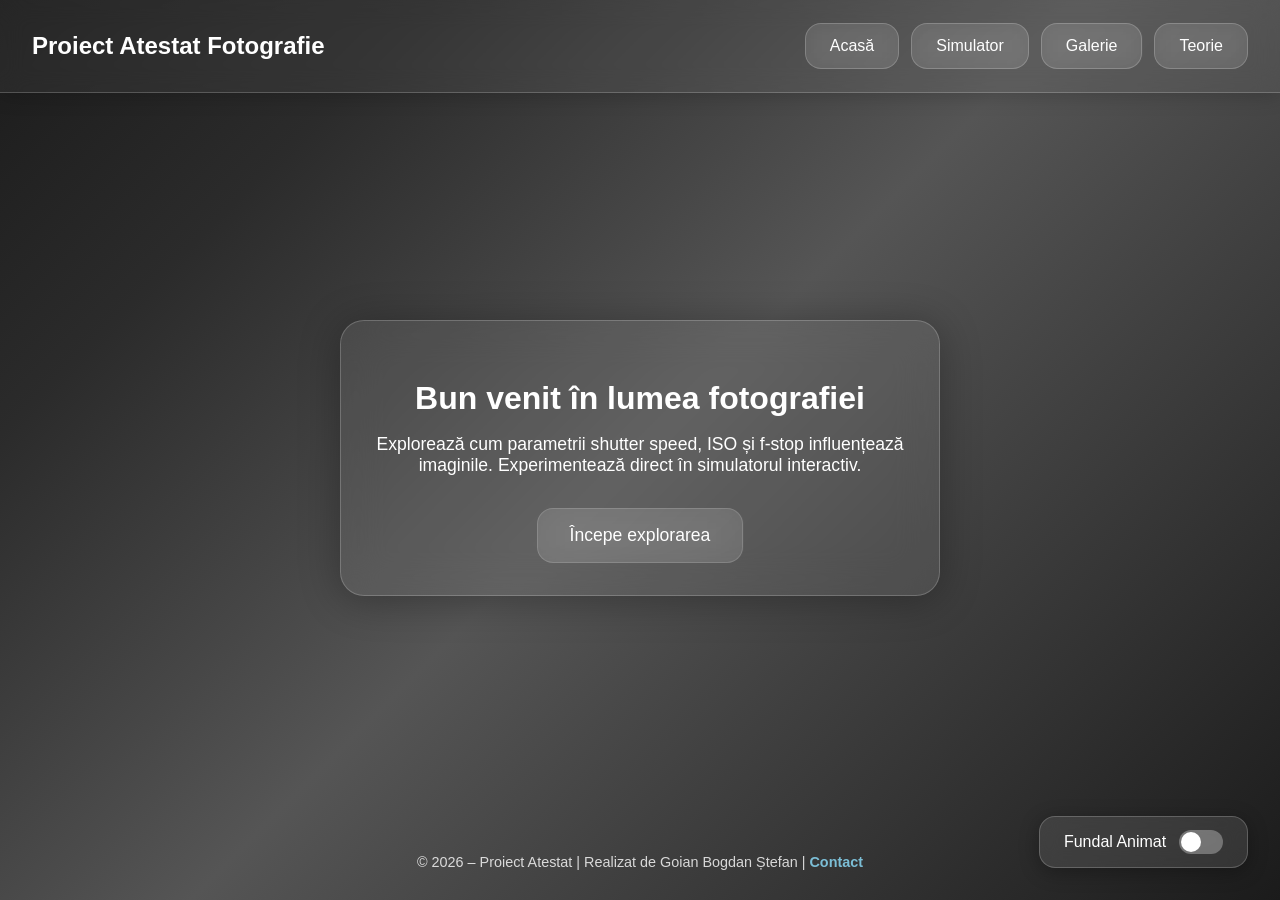
<file: index.html>
<!DOCTYPE html>
<html lang="ro">
<head>
<meta charset="UTF-8">
<meta name="viewport" content="width=device-width, initial-scale=1.0">
<title>Acasă - Fotografie</title>
<link rel="icon" type="image/x-icon" href="/assets/icons/camera.ico">
<link rel="stylesheet" href="css/shared.css">
<link rel="stylesheet" href="css/style.css">
</head>
<body>
<header>
  <div class="header-content">
    <h1>Proiect Atestat Fotografie</h1>
    <nav id="navMenu">
      <a href="index.html" class="nav-link">Acasă</a>
      <a href="alege-simulator.html" class="nav-link">Simulator</a>
      
      <a href="galerie.html" class="nav-link">Galerie</a>
      <a href="teorie.html" class="nav-link">Teorie</a>
    </nav>
    <div class="hamburger" id="hamburger">&#9776;</div>
  </div>
</header>

<main class="home-section">
  <section class="intro">
    <div class="glass-panel">
      <h2>Bun venit în lumea fotografiei</h2>
      <p>Explorează cum parametrii shutter speed, ISO și f-stop influențează imaginile. Experimentează direct în simulatorul interactiv.</p>
      
      <!-- AICI ESTE BUTONUL LIPSĂ, ACUM PREZENT ȘI CORECT -->
      <a href="alege-simulator.html" class="glass-button large open-choice-modal">Începe explorarea</a>
    
    </div>
  </section>
</main>

<div class="corner-toggle-container">
  <span class="toggle-text">Fundal Animat</span>
  <label class="theme-toggle-label">
    <input type="checkbox" id="bgAnimationToggle" class="theme-toggle-input">
    <span class="theme-toggle-switch"></span>
  </label>
</div>

<footer>
  <p>&copy; 2026 – Proiect Atestat | Realizat de Goian Bogdan Ștefan | <a href="contact.html" class="footer-link">Contact</a></p>
</footer>

<script src="js/shared.js"></script>
<script>
  document.addEventListener('DOMContentLoaded', () => {
    const bgToggle = document.getElementById('bgAnimationToggle');
    if (bgToggle) {
      bgToggle.checked = getCookie('bgAnimated') === 'true';
      
      bgToggle.addEventListener('change', (e) => {
        if (e.target.checked) {
          document.body.classList.add('animated-bg');
          setCookie('bgAnimated', 'true', 365);
        } else {
          document.body.classList.remove('animated-bg');
          setCookie('bgAnimated', 'false', 365);
        }
      });
    }
  });
</script>
</body>
</html>
</file>
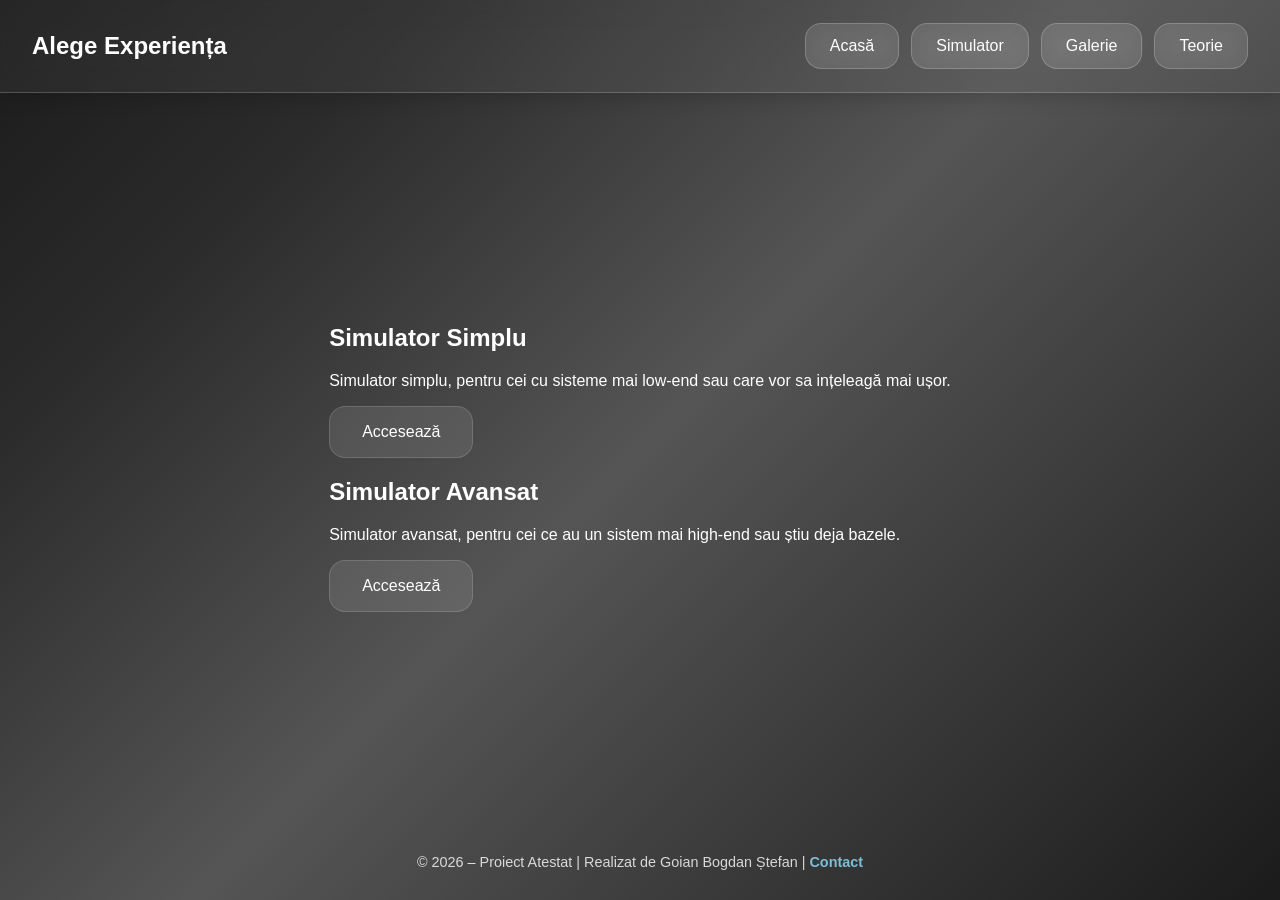
<file: alege-simulator.html>
<!-- alegere-simulator.html -->

<!DOCTYPE html>
<html lang="ro">
<head>
<meta charset="UTF-8">
<meta name="viewport" content="width=device-width, initial-scale=1.0">
<title>Alege Simulatorul</title>
<link rel="icon" type="image/x-icon" href="/assets/icons/camera.ico">
<link rel="stylesheet" href="css/shared.css">
<!-- Vom crea acest fișier CSS nou -->
<link rel="stylesheet" href="css/style.css"> 
</head>
<body>
<header>
  <div class="header-content">
    <h1>Alege Experiența</h1>
    <nav id="navMenu">
      <a href="index.html" class="nav-link">Acasă</a>
      <a href="alege-simulator.html" class="nav-link">Simulator</a>
      <a href="galerie.html" class="nav-link">Galerie</a>
      <a href="teorie.html" class="nav-link">Teorie</a>
    </nav>
    <div class="hamburger" id="hamburger">&#9776;</div>
  </div>
</header>

<!-- ÎNLOCUIEȘTE COMPLET <main>-ul DIN ALEGERE-SIMULATOR.HTML -->

<main class="home-section">
  
  <div class="panels-container">

    <!-- Panel 1: Simulator Simplu -->
    <div class="glass-panel choice-panel fade-in-up">
      <h2>Simulator Simplu</h2>
      <p>Simulator simplu, pentru cei cu sisteme mai low-end sau care vor sa ințeleagă mai ușor.</p>
      <a href="simulator.html" class="glass-button">Accesează</a>
    </div>

    <!-- Panel 2: Simulator Avansat -->
    <div class="glass-panel choice-panel fade-in-up" style="animation-delay: 0.2s;">
      <h2>Simulator Avansat</h2>
      <p>Simulator avansat, pentru cei ce au un sistem mai high-end sau știu deja bazele.</p>
      <a href="simulator-avansat.html" class="glass-button">Accesează</a>
    </div>

  </div>
</main>

<footer>
  <p>&copy; 2026 – Proiect Atestat | Realizat de Goian Bogdan Ștefan | <a href="contact.html" class="footer-link">Contact</a></p>
</footer>

<script src="js/shared.js"></script>
</body>
</html>
</file>
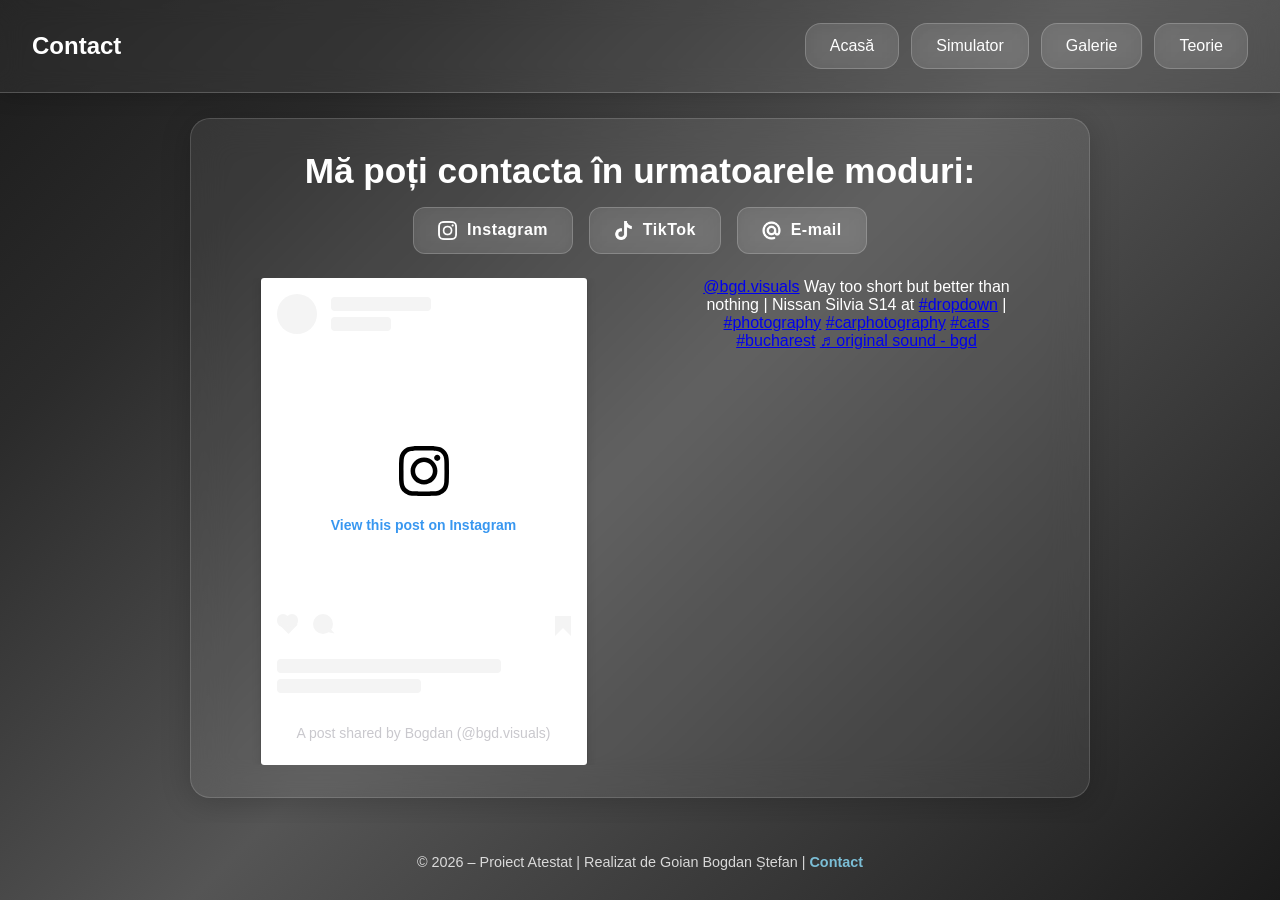
<file: contact.html>
<!DOCTYPE html>
<html lang="ro">
<head>
<meta charset="UTF-8">
<meta name="viewport" content="width=device-width, initial-scale=1.0">
<title>Contact - Proiect Atestat Fotografie</title>
<link rel="preconnect" href="https://static.cdninstagram.com" crossorigin>
<link rel="preconnect" href="https://www.tiktok.com" crossorigin>
<link rel="stylesheet" href="css/shared.css">
<link rel="stylesheet" href="css/contact.css">
<link rel="icon" type="image/x-icon" href="/assets/icons/camera.ico">
</head>
<body>
<header>
  <div class="header-content">
    <h1>Contact</h1>
    <nav id="navMenu">
      <a href="index.html" class="nav-link">Acasă</a>
      <a href="alege-simulator.html" class="nav-link">Simulator</a>
      <a href="galerie.html" class="nav-link">Galerie</a>
      <a href="teorie.html" class="nav-link">Teorie</a>
    </nav>
    <div class="hamburger" id="hamburger">&#9776;</div>
  </div>
</header>

<main class="contact-section">
  <div class="glass-panel contact-card fade-in-up">
    <h2>Mă poți contacta în urmatoarele moduri:</h2>
    
    
    <div class="social-links">
      <a href="https://www.instagram.com/bgd.visuals/" target="_blank" class="glass-button social-btn ig">
        <img src="assets/icons/instagram.svg" alt="Instagram">
        Instagram
      </a>
      <a href="https://www.tiktok.com/@bgd.visuals" target="_blank" class="glass-button social-btn tt">
        <img src="assets/icons/tiktok.svg" alt="TikTok">
        TikTok
      </a>
      <a href="mailto:bgd.visuals@gmail.com" class="glass-button social-btn mail">
        <img src="assets/icons/email.svg" alt="E-mail">
        E-mail
      </a>
    </div>

    <!-- Container pentru Embed-uri -->
    <div class="embeds-wrapper">
      
      <!-- Secțiune Instagram -->
      <div class="embed-panel">
        
        <div class="embed-placeholder">
          <blockquote class="instagram-media" data-instgrm-permalink="https://www.instagram.com/p/DXR8aB8iCWJ/?utm_source=ig_embed&amp;utm_campaign=loading" data-instgrm-version="14" style=" background:#FFF; border:0; border-radius:3px; box-shadow:0 0 1px 0 rgba(0,0,0,0.5),0 1px 10px 0 rgba(0,0,0,0.15); margin: 1px; max-width:540px; min-width:326px; padding:0; width:99.375%; width:-webkit-calc(100% - 2px); width:calc(100% - 2px);"><div style="padding:16px;"> <a href="https://www.instagram.com/p/DXR8aB8iCWJ/?utm_source=ig_embed&amp;utm_campaign=loading" style=" background:#FFFFFF; line-height:0; padding:0 0; text-align:center; text-decoration:none; width:100%;" target="_blank"> <div style=" display: flex; flex-direction: row; align-items: center;"> <div style="background-color: #F4F4F4; border-radius: 50%; flex-grow: 0; height: 40px; margin-right: 14px; width: 40px;"></div> <div style="display: flex; flex-direction: column; flex-grow: 1; justify-content: center;"> <div style=" background-color: #F4F4F4; border-radius: 4px; flex-grow: 0; height: 14px; margin-bottom: 6px; width: 100px;"></div> <div style=" background-color: #F4F4F4; border-radius: 4px; flex-grow: 0; height: 14px; width: 60px;"></div></div></div><div style="padding: 19% 0;"></div> <div style="display:block; height:50px; margin:0 auto 12px; width:50px;"><svg width="50px" height="50px" viewBox="0 0 60 60" version="1.1" xmlns="https://www.w3.org/2000/svg" xmlns:xlink="https://www.w3.org/1999/xlink"><g stroke="none" stroke-width="1" fill="none" fill-rule="evenodd"><g transform="translate(-511.000000, -20.000000)" fill="#000000"><g><path d="M556.869,30.41 C554.814,30.41 553.148,32.076 553.148,34.131 C553.148,36.186 554.814,37.852 556.869,37.852 C558.924,37.852 560.59,36.186 560.59,34.131 C560.59,32.076 558.924,30.41 556.869,30.41 M541,60.657 C535.114,60.657 530.342,55.887 530.342,50 C530.342,44.114 535.114,39.342 541,39.342 C546.887,39.342 551.658,44.114 551.658,50 C551.658,55.887 546.887,60.657 541,60.657 M541,33.886 C532.1,33.886 524.886,41.1 524.886,50 C524.886,58.899 532.1,66.113 541,66.113 C549.9,66.113 557.115,58.899 557.115,50 C557.115,41.1 549.9,33.886 541,33.886 M565.378,62.101 C565.244,65.022 564.756,66.606 564.346,67.663 C563.803,69.06 563.154,70.057 562.106,71.106 C561.058,72.155 560.06,72.803 558.662,73.347 C557.607,73.757 556.021,74.244 553.102,74.378 C549.944,74.521 548.997,74.552 541,74.552 C533.003,74.552 532.056,74.521 528.898,74.378 C525.979,74.244 524.393,73.757 523.338,73.347 C521.94,72.803 520.942,72.155 519.894,71.106 C518.846,70.057 518.197,69.06 517.654,67.663 C517.244,66.606 516.755,65.022 516.623,62.101 C516.479,58.943 516.448,57.996 516.448,50 C516.448,42.003 516.479,41.056 516.623,37.899 C516.755,34.978 517.244,33.391 517.654,32.338 C518.197,30.938 518.846,29.942 519.894,28.894 C520.942,27.846 521.94,27.196 523.338,26.654 C524.393,26.244 525.979,25.756 528.898,25.623 C532.057,25.479 533.004,25.448 541,25.448 C548.997,25.448 549.943,25.479 553.102,25.623 C556.021,25.756 557.607,26.244 558.662,26.654 C560.06,27.196 561.058,27.846 562.106,28.894 C563.154,29.942 563.803,30.938 564.346,32.338 C564.756,33.391 565.244,34.978 565.378,37.899 C565.522,41.056 565.552,42.003 565.552,50 C565.552,57.996 565.522,58.943 565.378,62.101 M570.82,37.631 C570.674,34.438 570.167,32.258 569.425,30.349 C568.659,28.377 567.633,26.702 565.965,25.035 C564.297,23.368 562.623,22.342 560.652,21.575 C558.743,20.834 556.562,20.326 553.369,20.18 C550.169,20.033 549.148,20 541,20 C532.853,20 531.831,20.033 528.631,20.18 C525.438,20.326 523.257,20.834 521.349,21.575 C519.376,22.342 517.703,23.368 516.035,25.035 C514.368,26.702 513.342,28.377 512.574,30.349 C511.834,32.258 511.326,34.438 511.181,37.631 C511.035,40.831 511,41.851 511,50 C511,58.147 511.035,59.17 511.181,62.369 C511.326,65.562 511.834,67.743 512.574,69.651 C513.342,71.625 514.368,73.296 516.035,74.965 C517.703,76.634 519.376,77.658 521.349,78.425 C523.257,79.167 525.438,79.673 528.631,79.82 C531.831,79.965 532.853,80.001 541,80.001 C549.148,80.001 550.169,79.965 553.369,79.82 C556.562,79.673 558.743,79.167 560.652,78.425 C562.623,77.658 564.297,76.634 565.965,74.965 C567.633,73.296 568.659,71.625 569.425,69.651 C570.167,67.743 570.674,65.562 570.82,62.369 C570.966,59.17 571,58.147 571,50 C571,41.851 570.966,40.831 570.82,37.631"></path></g></g></g></svg></div><div style="padding-top: 8px;"> <div style=" color:#3897f0; font-family:Arial,sans-serif; font-size:14px; font-style:normal; font-weight:550; line-height:18px;">View this post on Instagram</div></div><div style="padding: 12.5% 0;"></div> <div style="display: flex; flex-direction: row; margin-bottom: 14px; align-items: center;"><div> <div style="background-color: #F4F4F4; border-radius: 50%; height: 12.5px; width: 12.5px; transform: translateX(0px) translateY(7px);"></div> <div style="background-color: #F4F4F4; height: 12.5px; transform: rotate(-45deg) translateX(3px) translateY(1px); width: 12.5px; flex-grow: 0; margin-right: 14px; margin-left: 2px;"></div> <div style="background-color: #F4F4F4; border-radius: 50%; height: 12.5px; width: 12.5px; transform: translateX(9px) translateY(-18px);"></div></div><div style="margin-left: 8px;"> <div style=" background-color: #F4F4F4; border-radius: 50%; flex-grow: 0; height: 20px; width: 20px;"></div> <div style=" width: 0; height: 0; border-top: 2px solid transparent; border-left: 6px solid #f4f4f4; border-bottom: 2px solid transparent; transform: translateX(16px) translateY(-4px) rotate(30deg)"></div></div><div style="margin-left: auto;"> <div style=" width: 0px; border-top: 8px solid #F4F4F4; border-right: 8px solid transparent; transform: translateY(16px);"></div> <div style=" background-color: #F4F4F4; flex-grow: 0; height: 12px; width: 16px; transform: translateY(-4px);"></div> <div style=" width: 0; height: 0; border-top: 8px solid #F4F4F4; border-left: 8px solid transparent; transform: translateY(-4px) translateX(8px);"></div></div></div> <div style="display: flex; flex-direction: column; flex-grow: 1; justify-content: center; margin-bottom: 24px;"> <div style=" background-color: #F4F4F4; border-radius: 4px; flex-grow: 0; height: 14px; margin-bottom: 6px; width: 224px;"></div> <div style=" background-color: #F4F4F4; border-radius: 4px; flex-grow: 0; height: 14px; width: 144px;"></div></div></a><p style=" color:#c9c8cd; font-family:Arial,sans-serif; font-size:14px; line-height:17px; margin-bottom:0; margin-top:8px; overflow:hidden; padding:8px 0 7px; text-align:center; text-overflow:ellipsis; white-space:nowrap;"><a href="https://www.instagram.com/p/DXR8aB8iCWJ/?utm_source=ig_embed&amp;utm_campaign=loading" style=" color:#c9c8cd; font-family:Arial,sans-serif; font-size:14px; font-style:normal; font-weight:normal; line-height:17px; text-decoration:none;" target="_blank">A post shared by Bogdan (@bgd.visuals)</a></p></div></blockquote>
<script async src="//www.instagram.com/embed.js"></script>
        </div>
      </div>

      <!-- Secțiune TikTok -->
      <div class="embed-panel">
        
        <div class="embed-placeholder">
          <blockquote class="tiktok-embed" cite="https://www.tiktok.com/@bgd.visuals/video/7565608949597211926" data-video-id="7565608949597211926" style="max-width: 605px;min-width: 325px;" > <section> <a target="_blank" title="@bgd.visuals" href="https://www.tiktok.com/@bgd.visuals?refer=embed">@bgd.visuals</a> Way too short but better than nothing | Nissan Silvia S14 at <a title="dropdown" target="_blank" href="https://www.tiktok.com/tag/dropdown?refer=embed">#dropdown</a> | <a title="photography" target="_blank" href="https://www.tiktok.com/tag/photography?refer=embed">#photography</a> <a title="carphotography" target="_blank" href="https://www.tiktok.com/tag/carphotography?refer=embed">#carphotography</a> <a title="cars" target="_blank" href="https://www.tiktok.com/tag/cars?refer=embed">#cars</a> <a title="bucharest" target="_blank" href="https://www.tiktok.com/tag/bucharest?refer=embed">#bucharest</a> <a target="_blank" title="♬ original sound - bgd" href="https://www.tiktok.com/music/original-sound-7565608954399656726?refer=embed">♬ original sound - bgd</a> </section> </blockquote> <script async src="https://www.tiktok.com/embed.js"></script>
        </div>
      </div>

    </div>
  </div>
</main>

<footer>
  <p>&copy; 2026 – Proiect Atestat | Realizat de Goian Bogdan Ștefan | <a href="contact.html" class="footer-link">Contact</a></p>
</footer>

<script src="js/shared.js" defer></script>
</body>
</html>
</file>
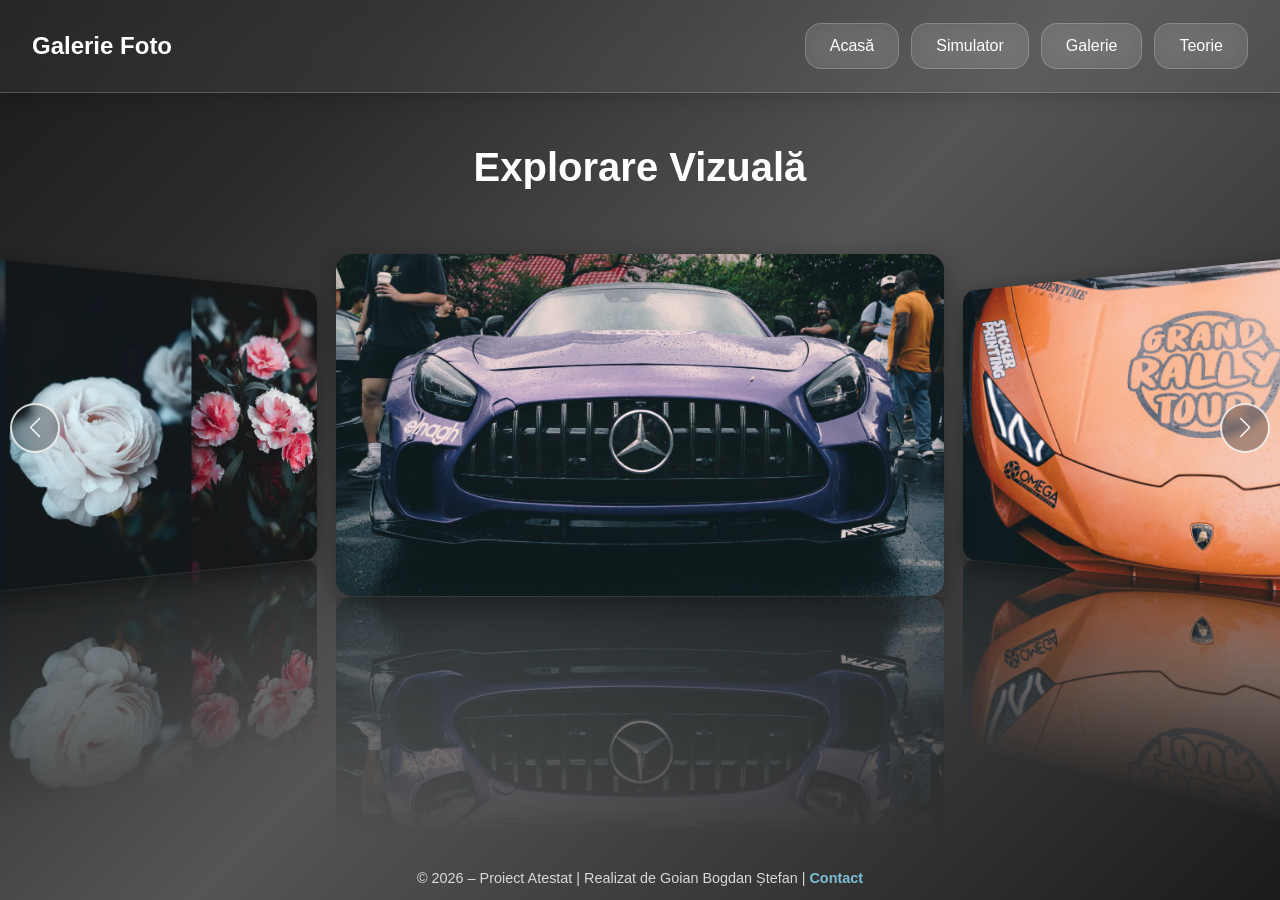
<file: galerie.html>
<!-- galerie.html (VERSIUNEA FINALĂ ȘI CORECTĂ) -->

<!DOCTYPE html>
<html lang="ro">
<head>
<meta charset="UTF-8">
<meta name="viewport" content="width=device-width, initial-scale=1.0">
<title>Galerie Foto</title>
<link rel="stylesheet" href="https://cdn.jsdelivr.net/npm/swiper@11/swiper-bundle.min.css"/>
<link rel="stylesheet" href="css/shared.css">
<link rel="stylesheet" href="css/galerie.css"> 
<link rel="icon" type="image/x-icon" href="/assets/icons/camera.ico">
</head>
<body>

  <header>
    <div class="header-content">
      <h1>Galerie Foto</h1>
      <nav id="navMenu">
        <a href="index.html" class="nav-link">Acasă</a>
        <a href="alege-simulator.html" class="nav-link">Simulator</a>
        <a href="galerie.html" class="nav-link">Galerie</a>
        <a href="teorie.html" class="nav-link">Teorie</a>
      </nav>
      <div class="hamburger" id="hamburger">&#9776;</div>
    </div>
  </header>

  <main class="gallery-section">
    <h2 class="gallery-title">Explorare Vizuală</h2>
    <div class="swiper">
      <div class="swiper-wrapper">
        <div class="swiper-slide"><figure><img src="assets/img/image1.webp" alt="..."><figcaption>In August 2025 am fost la un eveniment numit Grand Rally Tour si am capturat pozele urmatoare</figcaption></figure></div>
        <div class="swiper-slide"><figure><img src="assets/img/image2.webp" alt="..."><figcaption></figcaption></figure></div>
        <div class="swiper-slide"><figure><img src="assets/img/image3.webp" alt="..."><figcaption></figcaption></figure></div>
        <div class="swiper-slide"><figure><img src="assets/img/image4.webp" alt="..."><figcaption>De asemenea am capturat si niste imagini cu masini de epoca</figcaption></figure></div>
        <div class="swiper-slide"><figure><img src="assets/img/image5.webp" alt="..."><figcaption></figcaption></figure></div>
        <div class="swiper-slide"><figure><img src="assets/img/image6.webp" alt="..."><figcaption>Si de la Salonul Auto Bucuresti</figcaption></figure></div>
        <div class="swiper-slide"><figure><img src="assets/img/image7.webp" alt="..."><figcaption></figcaption></figure></div>
        <div class="swiper-slide"><figure><img src="assets/img/image8.webp" alt="..."><figcaption>Si de la un eveniment numit Dropdown care prezinta masini sport si modificate</figcaption></figure></div>
        <div class="swiper-slide"><figure><img src="assets/img/image9.webp" alt="..."><figcaption></figcaption></figure></div>
        <div class="swiper-slide"><figure><img src="assets/img/image10.webp" alt="..."><figcaption>Si cele mai recente poze capturate</figcaption></figure></div>
      </div>
      <div class="swiper-button-prev"></div>
      <div class="swiper-button-next"></div>
    </div>
  </main>

  <footer>
    <p>&copy; 2026 – Proiect Atestat | Realizat de Goian Bogdan Ștefan | <a href="contact.html" class="footer-link">Contact</a></p>
  </footer>

<script src="https://cdn.jsdelivr.net/npm/swiper@11/swiper-bundle.min.js"></script>
<script src="js/shared.js"></script>
<script>
  document.addEventListener('DOMContentLoaded', function () {
    const swiperContainer = document.querySelector('.swiper');
    const swiper = new Swiper(swiperContainer, {
      effect: 'coverflow', grabCursor: true, centeredSlides: true, slidesPerView: 'auto', loop: true,
      /* Fix: Disabled slideShadows to massively boost performance */
      coverflowEffect: { rotate: 50, stretch: 0, depth: 100, modifier: 1, slideShadows: false, },
      navigation: { nextEl: '.swiper-button-next', prevEl: '.swiper-button-prev', },
      on: {
        slideChangeTransitionStart: function () { swiperContainer.classList.add('swiper-sliding'); },
        slideChangeTransitionEnd: function () { swiperContainer.classList.remove('swiper-sliding'); },
      },
    });
  });
</script>
</body>
</html>
</file>
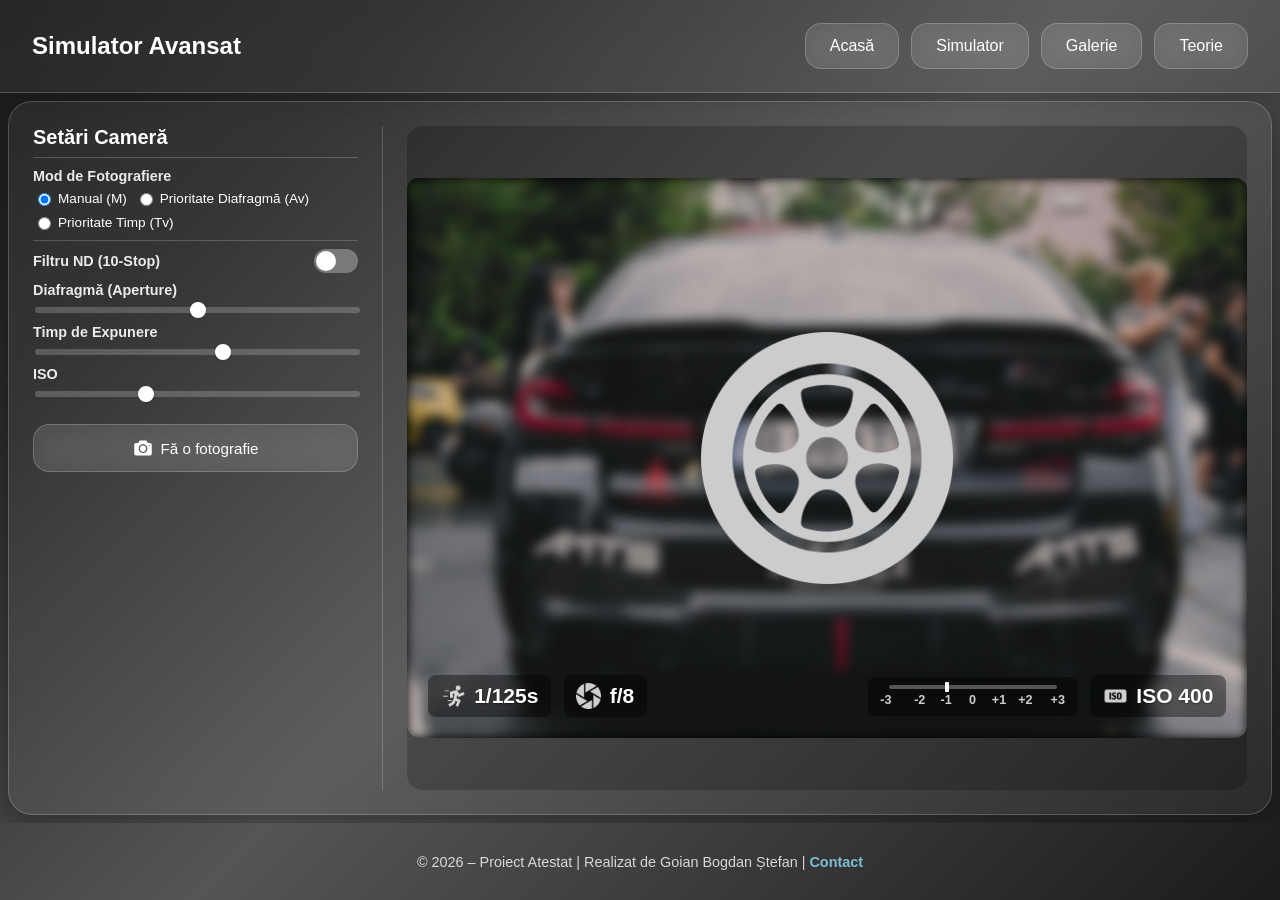
<file: simulator-avansat.html>
<!-- simulator-avansat.html -->

<!DOCTYPE html>
<html lang="ro">
<head>
    <meta charset="UTF-8">
    <meta name="viewport" content="width=device-width, initial-scale=1.0">
    <title>Simulator Foto Avansat</title>
    <link rel="icon" type="image/x-icon" href="/assets/icons/camera.ico">
    <link rel="stylesheet" href="css/shared.css">
    <link rel="stylesheet" href="css/simulator-avansat.css">
</head>
<body class="fullscreen-simulator">

<div class="app-wrapper">
    <!-- Header-ul standard al proiectului -->
    <header>
      <div class="header-content">
        <h1>Simulator Avansat</h1>
        <nav id="navMenu">
          <a href="index.html" class="nav-link">Acasă</a>
          <a href="alege-simulator.html" class="nav-link">Simulator</a>
          <a href="galerie.html" class="nav-link">Galerie</a>
          <a href="teorie.html" class="nav-link">Teorie</a>
        </nav>
        <div class="hamburger" id="hamburger">&#9776;</div>
      </div>
    </header>

    <!-- Conținutul principal (structura ta originală, care funcționează) -->
    <div class="main-content">
        <main class="simulator-grid">
            <!-- Panoul de Control (Stânga) -->
            <div class="controls-panel">
                <h2 class="panel-title">Setări Cameră</h2>

                <div class="control-group">
                    <label class="control-label">Mod de Fotografiere</label>
                    <div class="radio-group" id="mode-selector">
                        <label><input type="radio" name="mode" value="M" checked><span>Manual (M)</span></label>
                        <label><input type="radio" name="mode" value="Av"><span>Prioritate Diafragmă (Av)</span></label>
                        <label><input type="radio" name="mode" value="Tv"><span>Prioritate Timp (Tv)</span></label>
                    </div>
                </div>
                
                <div class="control-group separator">
                     <div class="toggle-container">
                        <label for="nd-filter" class="control-label">Filtru ND (10-Stop)</label>
                        <label class="toggle-label">
                            <input type="checkbox" id="nd-filter" class="toggle-input">
                            <span class="toggle-switch"></span>
                        </label>
                    </div>
                </div>

                <div class="control-group"><label for="aperture" class="control-label">Diafragmă (Aperture)</label><input id="aperture" type="range" min="0" max="8" value="4" step="1"></div>
                <div class="control-group"><label for="shutter" class="control-label">Timp de Expunere</label><input id="shutter" type="range" min="0" max="12" value="7" step="1"></div>
                <div class="control-group"><label for="iso" class="control-label">ISO</label><input id="iso" type="range" min="0" max="6" value="2" step="1"></div>
                
                <button id="snap-photo" class="glass-button snap-button">
                    <img src="assets/icons/camera.svg" alt="Camera" style="width: 20px; height: 20px;">
                    <span>Fă o fotografie</span>
                </button>
                <div id="session-gallery" class="session-gallery"></div>
            </div>

            <!-- Panoul Vizor (Dreapta) -->
            <div class="viewfinder-panel">
                <div id="viewfinder" class="viewfinder-container">
                    <div id="scene-background" style="background-image: url('assets/img/simulator_bg.webp');"></div>
                    <div id="scene-subject">
                        <div id="pinwheel" class="pinwheel-spin">
                            <div id="pinwheel-trail-container"></div>
                            <img id="pinwheel-main" src="assets/img/simulator_wheel.webp" alt="Roată care se învârte"/>
                        </div>
                    </div>

                    <div id="brightness-overlay"></div>
                    <div id="noise-overlay" class="noise-overlay"></div>

                    <div class="camera-ui-overlay">
                        <div class="ui-group">
                            <div class="ui-panel"><img src="assets/icons/shutter.svg" alt="Icon"><span id="shutter-value">1/125s</span></div>
                            <div class="ui-panel"><img src="assets/icons/aperture.svg" alt="Icon"><span id="aperture-value">f/5.6</span></div>
                        </div>
                        <div class="ui-group">
                             <div class="ui-panel exposure-meter">
                                 <div class="exposure-meter-track"><div id="exposure-indicator"></div></div>
                                 <div class="exposure-labels"><span>-3</span><span>-2</span><span>-1</span><span>0</span><span>+1</span><span>+2</span><span>+3</span></div>
                             </div>
                            <div class="ui-panel"><img src="assets/icons/iso.svg" alt="Icon"><span id="iso-value">ISO 400</span></div>
                        </div>
                    </div>
                </div>
            </div>
        </main>
    </div>
    
    <!-- Footer-ul standard al proiectului -->
    <footer>
        <p>&copy; 2026 – Proiect Atestat | Realizat de Goian Bogdan Ștefan | <a href="contact.html" class="footer-link">Contact</a></p>
    </footer>
</div>
<div id="photo-modal" class="photo-modal">
    <span id="close-modal" class="close-modal">&times;</span>
    <div id="photo-modal-body" class="photo-modal-body"></div>
</div>

<script src="js/shared.js"></script>
<script src="js/simulator-avansat.js"></script>

</body>
</html>
</file>
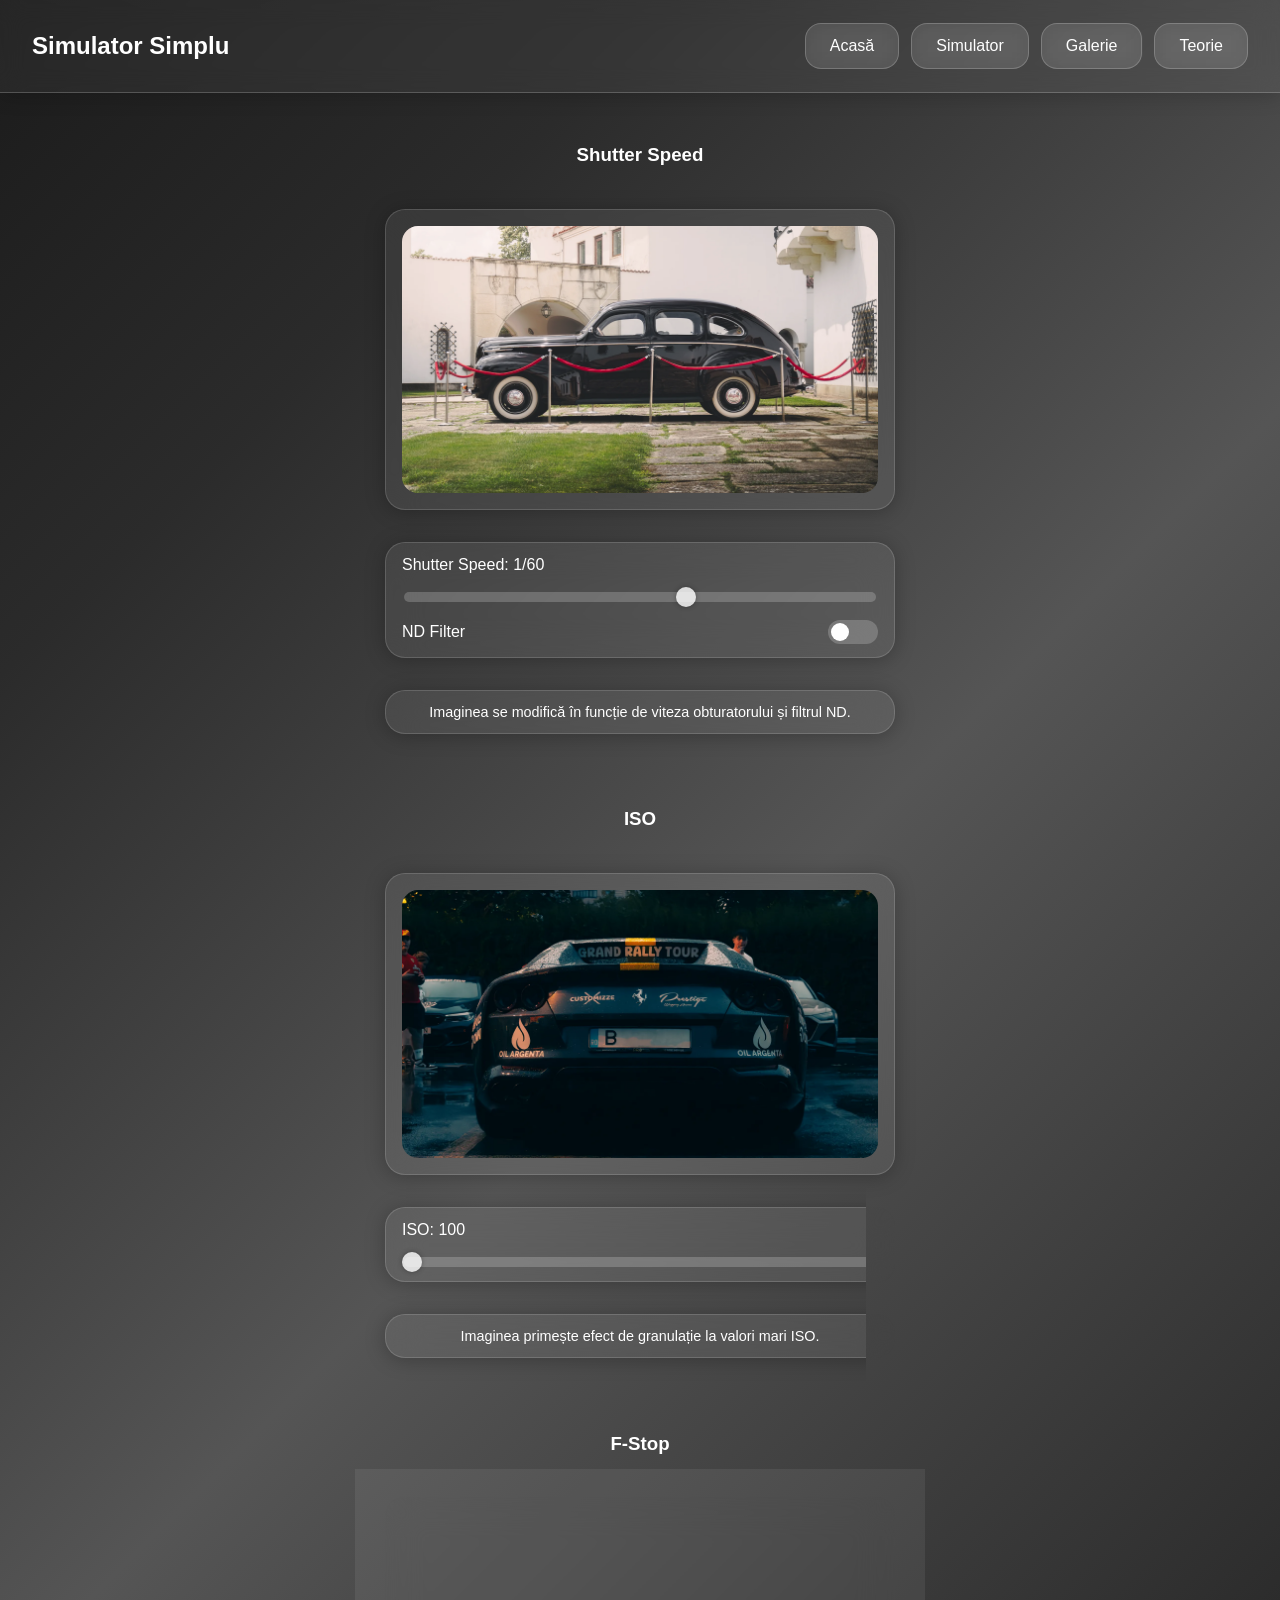
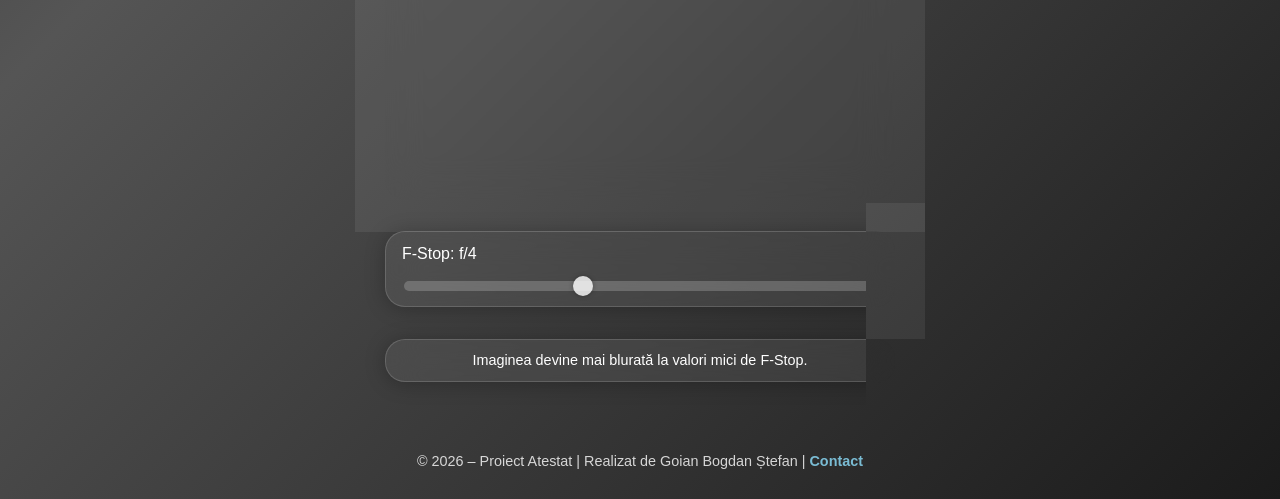
<file: simulator.html>
<!-- simulator.html (VERSIUNEA FINALĂ ȘI CURATĂ) -->

<!DOCTYPE html>
<html lang="ro">
<head>
<meta charset="UTF-8">
<meta name="viewport" content="width=device-width, initial-scale=1.0">
<title>Simulator Simplu Fotografie</title>
<link rel="icon" type="image/x-icon" href="/assets/icons/camera.ico">
<link rel="stylesheet" href="css/shared.css">
<link rel="stylesheet" href="css/simulator.css">
</head>
<body>
<header>
  <div class="header-content">
    <h1>Simulator Simplu</h1>
    <nav id="navMenu">
      <a href="index.html" class="nav-link">Acasă</a>
      <a href="alege-simulator.html" class="nav-link">Simulator</a>
      <a href="galerie.html" class="nav-link">Galerie</a>
      <a href="teorie.html" class="nav-link">Teorie</a>
    </nav>
    <div class="hamburger" id="hamburger">&#9776;</div>
  </div>
</header>

<main class="simulator-section">

  <!-- CARD 1: SHUTTER SPEED -->
  <div class="photo-card">
    <h3>Shutter Speed</h3>
    <div class="image-container glass-panel">
      <img src="assets/img/photo1/normal.webp" class="base-photo" id="base1" alt="Imagine normală">
      <img src="assets/img/photo1/overexposed.webp" class="overlay" id="shutterOverlay1" alt="Imagine supraexpusă">
      <img src="assets/img/photo1/nd.webp" class="overlay" id="shutterNDOverlay1" alt="Imagine cu filtru ND">
    </div>
    <div class="controls glass-panel">
      <label>Shutter Speed: <span id="shutterValue1">1/60</span></label>
      <input type="range" id="shutter1" min="0" max="10" step="1" value="6" class="slider">
      <label class="switch">
        ND Filter
        <input type="checkbox" id="ndFilter1">
        <span class="slider-toggle"></span>
      </label>
    </div>
    <p class="info-text glass-panel">Imaginea se modifică în funcție de viteza obturatorului și filtrul ND.</p>
  </div>

  <!-- CARD 2: ISO -->
  <div class="photo-card">
    <h3>ISO</h3>
    <div class="image-container glass-panel">
      <img src="assets/img/photo2/normal.webp" class="base-photo" id="base2" alt="Imagine normală">
      <img src="assets/img/photo2/grain.webp" class="overlay" id="isoOverlay2" alt="Imagine cu granulație">
    </div>
    <div class="controls glass-panel">
      <label>ISO: <span id="isoValue2">100</span></label>
      <input type="range" id="iso2" min="0" max="5" step="1" value="0" class="slider">
    </div>
    <p class="info-text glass-panel">Imaginea primește efect de granulație la valori mari ISO.</p>
  </div>

  <!-- CARD 3: F-STOP -->
  <div class="photo-card">
    <h3>F-Stop</h3>
    <div class="image-container glass-panel">
      <img src="assets/img/photo3/normal.webp" class="base-photo" id="base3" alt="Imagine normală">
      <img src="assets/img/photo3/blur.webp" class="overlay" id="fstopOverlay3" alt="Imagine cu fundal blurat">
    </div>
    <div class="controls glass-panel">
      <label>F-Stop: <span id="fstopValue3">f/4</span></label>
      <input type="range" id="fstop3" min="0" max="8" step="1" value="3" class="slider">
    </div>
    <p class="info-text glass-panel">Imaginea devine mai blurată la valori mici de F-Stop.</p>
  </div>

</main>

<footer>
  <p>&copy; 2026 – Proiect Atestat | Realizat de Goian Bogdan Ștefan | <a href="contact.html" class="footer-link">Contact</a></p>
</footer>

<script src="js/shared.js"></script>
<script src="js/simulator.js"></script>

</body>
</html>
</file>
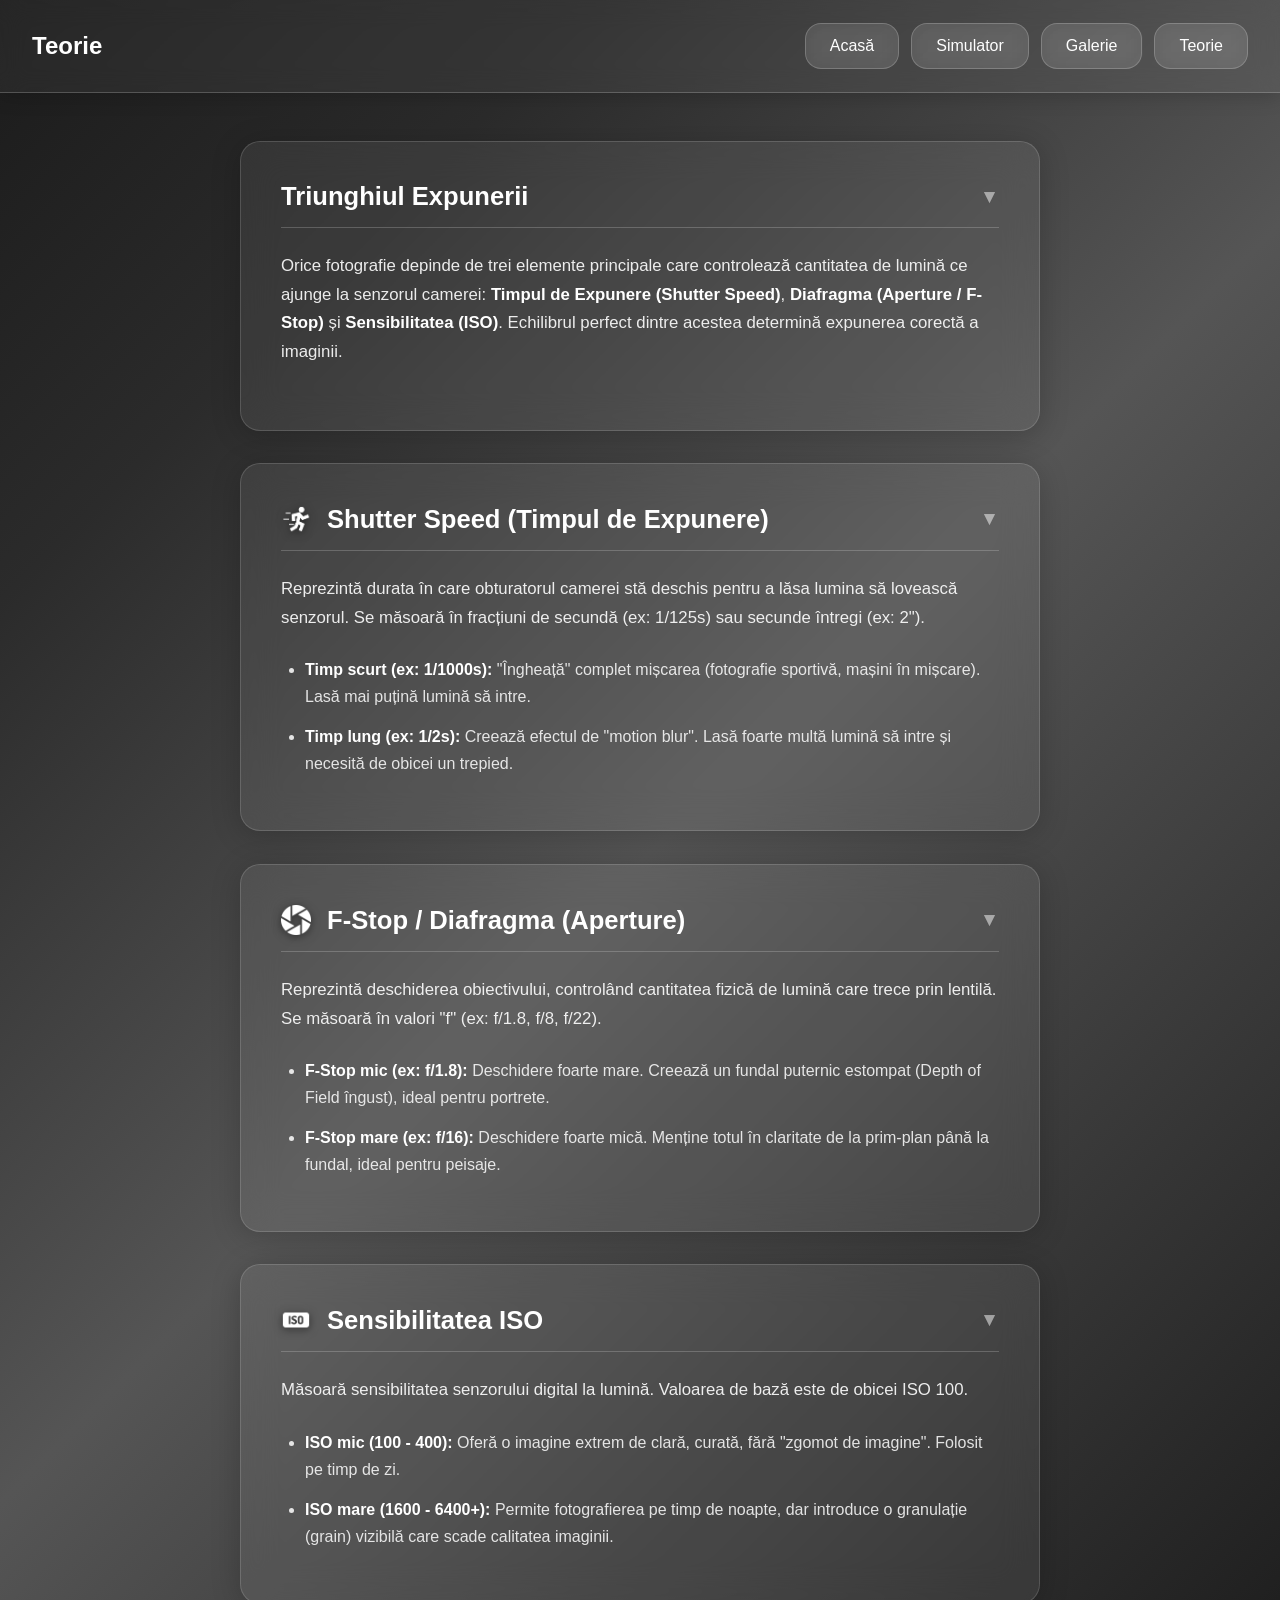
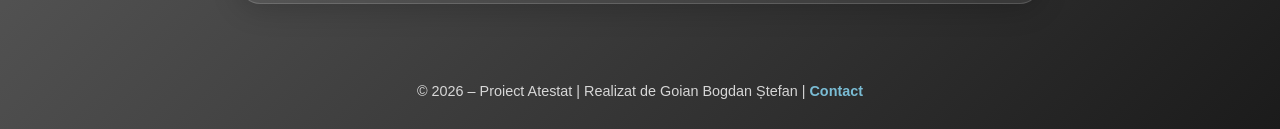
<file: teorie.html>
<!DOCTYPE html>
<html lang="ro">
<head>
<meta charset="UTF-8">
<meta name="viewport" content="width=device-width, initial-scale=1.0">
<title>Teorie - Proiect Atestat Fotografie</title>
<link rel="icon" type="image/x-icon" href="/assets/icons/camera.ico">
<link rel="stylesheet" href="css/shared.css">
<link rel="stylesheet" href="css/teorie.css">
</head>
<body>
<header>
  <div class="header-content">
    <h1>Teorie</h1>
    <nav id="navMenu">
      <a href="index.html" class="nav-link">Acasă</a>
      <a href="alege-simulator.html" class="nav-link">Simulator</a>
      <a href="galerie.html" class="nav-link">Galerie</a>
      <a href="teorie.html" class="nav-link">Teorie</a>
    </nav>
    <div class="hamburger" id="hamburger">&#9776;</div>
  </div>
</header>

<main class="teorie-section">
  <div class="teorie-container">
    
    <!-- Introducere -->
    <div class="glass-panel teorie-card fade-in-up">
      <h2>
        <span>Triunghiul Expunerii</span>
        <span class="expand-icon">&#x25BC;</span>
      </h2>
      <div class="teorie-summary">
        <p>Orice fotografie depinde de trei elemente principale care controlează cantitatea de lumină ce ajunge la senzorul camerei: <strong>Timpul de Expunere (Shutter Speed)</strong>, <strong>Diafragma (Aperture / F-Stop)</strong> și <strong>Sensibilitatea (ISO)</strong>. Echilibrul perfect dintre acestea determină expunerea corectă a imaginii.</p>
      </div>
      <div class="teorie-details">
        <div class="teorie-details-inner">
          <p><strong>Detalii Avansate:</strong> Acest echilibru funcționează ca un sistem de vase comunicante. Dacă modifici un parametru pentru un efect vizual (ex: blurarea fundalului), trebuie să compensezi ajustând celălalt parametru pentru a menține aceeași expunere. De exemplu, un timp de expunere mai scurt va necesita o diafragmă mai deschisă sau un ISO mai mare.</p>
        </div>
      </div>
    </div>

    <!-- Shutter Speed -->
    <div class="glass-panel teorie-card fade-in-up" style="animation-delay: 0.1s;">
      <h2>
        <div style="display:flex; align-items:center; gap:1rem;">
          <img src="assets/icons/shutter.svg" alt="Shutter" class="teorie-icon"> 
          <span>Shutter Speed (Timpul de Expunere)</span>
        </div>
        <span class="expand-icon">&#x25BC;</span>
      </h2>
      <div class="teorie-summary">
        <p>Reprezintă durata în care obturatorul camerei stă deschis pentru a lăsa lumina să lovească senzorul. Se măsoară în fracțiuni de secundă (ex: 1/125s) sau secunde întregi (ex: 2").</p>
        <ul>
          <li><strong>Timp scurt (ex: 1/1000s):</strong> "Îngheață" complet mișcarea (fotografie sportivă, mașini în mișcare). Lasă mai puțină lumină să intre.</li>
          <li><strong>Timp lung (ex: 1/2s):</strong> Creează efectul de "motion blur". Lasă foarte multă lumină să intre și necesită de obicei un trepied.</li>
        </ul>
      </div>
      <div class="teorie-details">
        <div class="teorie-details-inner">
          <p><strong>Sfat Practic (Regula distanței focale):</strong> Pentru a evita pozele mișcate din cauza tremurului mâinilor, timpul tău de expunere nu ar trebui să fie mai lung decât `1 / distanța focală`. De exemplu, dacă folosești un obiectiv de 50mm, încearcă să fotografiezi cu cel puțin 1/50s!</p>
        </div>
      </div>
    </div>

    <!-- Aperture -->
    <div class="glass-panel teorie-card fade-in-up" style="animation-delay: 0.2s;">
      <h2>
        <div style="display:flex; align-items:center; gap:1rem;">
          <img src="assets/icons/aperture.svg" alt="Aperture" class="teorie-icon"> 
          <span>F-Stop / Diafragma (Aperture)</span>
        </div>
        <span class="expand-icon">&#x25BC;</span>
      </h2>
      <div class="teorie-summary">
        <p>Reprezintă deschiderea obiectivului, controlând cantitatea fizică de lumină care trece prin lentilă. Se măsoară în valori "f" (ex: f/1.8, f/8, f/22).</p>
        <ul>
          <li><strong>F-Stop mic (ex: f/1.8):</strong> Deschidere foarte mare. Creează un fundal puternic estompat (Depth of Field îngust), ideal pentru portrete.</li>
          <li><strong>F-Stop mare (ex: f/16):</strong> Deschidere foarte mică. Menține totul în claritate de la prim-plan până la fundal, ideal pentru peisaje.</li>
        </ul>
      </div>
      <div class="teorie-details">
        <div class="teorie-details-inner">
          <p><strong>Sfat Practic (Claritatea maximă):</strong> Deși o diafragmă de f/22 menține o arie imensă focalizată, ea declanșează un fenomen optic numit "difracție" care face imaginea ușor încețoșată. Majoritatea obiectivelor ating claritatea absolută (sweet spot-ul) dacă sunt închise cu 2-3 stopuri (de obicei în zona f/5.6 – f/8).</p>
        </div>
      </div>
    </div>

    <!-- ISO -->
    <div class="glass-panel teorie-card fade-in-up" style="animation-delay: 0.3s;">
      <h2>
        <div style="display:flex; align-items:center; gap:1rem;">
          <img src="assets/icons/iso.svg" alt="ISO" class="teorie-icon"> 
          <span>Sensibilitatea ISO</span>
        </div>
        <span class="expand-icon">&#x25BC;</span>
      </h2>
      <div class="teorie-summary">
        <p>Măsoară sensibilitatea senzorului digital la lumină. Valoarea de bază este de obicei ISO 100.</p>
        <ul>
          <li><strong>ISO mic (100 - 400):</strong> Oferă o imagine extrem de clară, curată, fără "zgomot de imagine". Folosit pe timp de zi.</li>
          <li><strong>ISO mare (1600 - 6400+):</strong> Permite fotografierea pe timp de noapte, dar introduce o granulație (grain) vizibilă care scade calitatea imaginii.</li>
        </ul>
      </div>
      <div class="teorie-details">
        <div class="teorie-details-inner">
          <p><strong>Sfat Practic:</strong> Creșterea valorii ISO ar trebui să fie întotdeauna ultima ta soluție! Ajustează-l doar atunci când ai deschis deja diafragma la maximum și ai redus timpul de expunere la viteza minimă de siguranță pentru a ține camera din mână.</p>
        </div>
      </div>
    </div>

  </div>
</main>

<script>
  // Adăugăm logica de expansiune
  document.addEventListener('DOMContentLoaded', () => {
    document.querySelectorAll('.teorie-card').forEach(card => {
      card.addEventListener('click', () => {
        // Închidem celelalte carduri dacă dorim (opțional)
        // document.querySelectorAll('.teorie-card').forEach(c => {
        //   if (c !== card) c.classList.remove('expanded');
        // });
        
        card.classList.toggle('expanded');
      });
    });
  });
</script>

<footer>
  <p>&copy; 2026 – Proiect Atestat | Realizat de Goian Bogdan Ștefan | <a href="contact.html" class="footer-link">Contact</a></p>
</footer>

<script src="js/shared.js"></script>
</body>
</html>
</file>
<file: css/shared.css>
/* css/shared.css (VERSIUNEA FINALĂ ȘI CURATĂ) */

* {
  box-sizing: border-box;
  -webkit-tap-highlight-color: transparent;
  outline: none;
}

html, body {
  width: 100%;
  /* Fix: Folosim 'clip' in loc de 'hidden' pentru a nu strica efectul de position: sticky */
  overflow-x: clip;
}

html {
  background-color: #1b1b1b;
}

body {
  margin: 0;
  font-family: 'Inter', sans-serif;
  background: linear-gradient(135deg, #1b1b1b 0%, #2b2b2b 20%, #555 50%, #1b1b1b 100%);
  background-size: 100% 100%;
  color: white;
  display: flex;
  flex-direction: column;
  min-height: 100vh;
  transition: background-size 0.5s ease;
  position: relative;
}

body.animated-bg {
  background-size: 400% 400%;
  animation: gradientBG 15s ease infinite;
}

@keyframes gradientBG {
  0% { background-position: 0% 50%; }
  50% { background-position: 100% 50%; }
  100% { background-position: 0% 50%; }
}

header {
  padding: 1rem 2rem;
  backdrop-filter: blur(12px);
  background: rgba(255, 255, 255, 0.05);
  position: sticky;
  top: 0;
  align-self: flex-start; /* Asigură că funcționează perfect în flexbox */
  width: 100%;
  z-index: 100;
  border-bottom: 1px solid rgba(255, 255, 255, 0.2);
  box-shadow: 0 2px 20px rgba(0, 0, 0, 0.2);
}

.header-content {
  display: flex;
  justify-content: space-between;
  align-items: center;
  position: relative;
}

header h1 {
  font-size: 1.5rem;
}

/* Stil de bază pentru meniul de pe desktop */
nav {
  display: flex;
  gap: 0.75rem;
}

.hamburger {
  display: none; /* Ascuns pe desktop */
  font-size: 1.8rem;
  cursor: pointer;
}

/* --- Stiluri comune pentru butoane --- */
.nav-link, .glass-button {
  display: inline-block;
  text-decoration: none;
  color: white;
  padding: 0.8rem 1.5rem;
  border-radius: 16px;
  background: rgba(255, 255, 255, 0.1);
  backdrop-filter: blur(10px);
  border: 1px solid rgba(255, 255, 255, 0.2);
  transition: all 0.3s cubic-bezier(0.25, 0.8, 0.25, 1);
}

.nav-link:hover, .glass-button:hover {
  background: rgba(255, 255, 255, 0.2);
  transform: scale(1.05);
  box-shadow: 0 0 20px rgba(255, 255, 255, 0.25);
}

.glass-button.large {
  padding: 1rem 2rem;
  font-size: 1.1rem;
}

footer {
  text-align: center;
  padding: 1rem;
  font-size: 0.9rem;
  opacity: 0.8;
  margin-top: auto; 
}

footer a.footer-link {
  color: var(--theme-color, #8ee1ff);
  text-decoration: none;
  font-weight: 600;
  transition: opacity 0.3s ease;
}

footer a.footer-link:hover {
  opacity: 0.7;
  text-decoration: underline;
}

@media (max-width: 768px) {
  header, header .header-content {
    animation: none !important;
    transform: none !important;
    opacity: 1 !important;
  }
  
  /* Păstrăm header-ul normal pe mobil, dar îi scoatem blur-ul 
     DOAR atunci când meniul full-screen este deschis */
  header:has(#navMenu.show) {
    backdrop-filter: none !important;
    -webkit-backdrop-filter: none !important;
    background: transparent !important;
    border-bottom-color: transparent !important;
    box-shadow: none !important;
  }
  
  .header-content > nav {
    display: none;
  }
  
  .hamburger {
    display: block;
    z-index: 1001;
    position: relative;
    font-size: 2.2rem;
  }
  
  #navMenu {
    display: flex;
    position: fixed;
    top: 0;
    left: 0;
    width: 100vw;
    height: 100vh;
    z-index: 1000;
    background: rgba(0, 0, 0, 0.35); 
    backdrop-filter: blur(25px);
    -webkit-backdrop-filter: blur(25px);
    flex-direction: column;
    justify-content: center;
    align-items: center;
    gap: 2rem;
    margin: 0;
    padding: 0;
    opacity: 0;
    visibility: hidden;
    transition: opacity 0.3s ease, visibility 0.3s ease;
  }
  
  #navMenu.show {
    opacity: 1;
    visibility: visible;
  }
  
  #navMenu .nav-link {
    font-size: 1.5rem;
    padding: 1rem 3rem;
    width: 80%;
    max-width: 300px;
    text-align: center;
    background: rgba(255, 255, 255, 0.1);
    border: 1px solid rgba(255, 255, 255, 0.3);
    box-shadow: 0 8px 32px rgba(0, 0, 0, 0.2);
    border-radius: 16px;
    
    /* Ascundem butoanele și le ridicăm puțin când meniul este închis */
    opacity: 0;
    transform: translateY(-15px);
    animation: none !important; /* Resetează animația de pagină */
    transition: opacity 0.3s ease, transform 0.3s ease, background 0.3s ease;
  }
  
  #navMenu .nav-link:hover {
    background: rgba(255, 255, 255, 0.2);
    transform: scale(1.05);
  }

  /* Declanșează animația în trepte (staggered) DOAR când meniul are clasa .show */
  #navMenu.show .nav-link {
    animation: fadeInDown 0.6s cubic-bezier(0.2, 0.8, 0.2, 1) forwards !important;
  }
  
  #navMenu.show .nav-link:nth-child(1) { animation-delay: 0.1s !important; }
  #navMenu.show .nav-link:nth-child(2) { animation-delay: 0.2s !important; }
  #navMenu.show .nav-link:nth-child(3) { animation-delay: 0.3s !important; }
  #navMenu.show .nav-link:nth-child(4) { animation-delay: 0.4s !important; }
  #navMenu.show .nav-link:nth-child(5) { animation-delay: 0.5s !important; }
}

/* --- ANIMAȚII DE ÎNCĂRCARE A PAGINII --- */
@keyframes fadeInDown {
  from { opacity: 0; transform: translateY(-15px); }
  to { opacity: 1; transform: translateY(0); }
}

header .header-content {
  opacity: 0;
  animation: fadeInDown 0.8s cubic-bezier(0.2, 0.8, 0.2, 1) forwards;
}

nav .nav-link {
  opacity: 0;
  animation: fadeInDown 0.6s cubic-bezier(0.2, 0.8, 0.2, 1) forwards;
}

nav .nav-link:nth-child(1) { animation-delay: 0.3s; }
nav .nav-link:nth-child(2) { animation-delay: 0.4s; }
nav .nav-link:nth-child(3) { animation-delay: 0.5s; }
nav .nav-link:nth-child(4) { animation-delay: 0.6s; }
nav .nav-link:nth-child(5) { animation-delay: 0.7s; }

/* --- SCROLLBAR --- */
html { scrollbar-width: thin; scrollbar-color: #555 transparent; }
::-webkit-scrollbar { width: 8px; }
::-webkit-scrollbar-track { background: transparent; }
::-webkit-scrollbar-thumb { background-color: #555; border-radius: 20px; }
::-webkit-scrollbar-thumb:hover { background-color: #777; }
</file>
<file: css/style.css>
/* -------------------------- HOME SECTION -------------------------- */
.home-section { 
  flex: 1; 
  display: flex; 
  justify-content: center; 
  align-items: center; 
  padding: 2rem; 
}

.intro .glass-panel { 
  background: rgba(255, 255, 255, 0.08); 
  backdrop-filter: blur(20px); 
  border-radius: 24px; 
  padding: 2rem; 
  max-width: 600px; 
  text-align: center; 
  border: 1px solid rgba(255, 255, 255, 0.2); 
  box-shadow: 0 4px 40px rgba(0, 0, 0, 0.3); 
}

.intro h2 { 
  font-size: 2rem; 
  margin-bottom: 1rem; 
}

.intro p { 
  font-size: 1.1rem; 
  margin-bottom: 2rem; 
}

.glass-button { 
  padding: 1rem 2rem; 
  border-radius: 16px; 
  backdrop-filter: blur(20px); 
  background: rgba(255, 255, 255, 0.1); 
  color: white; 
  text-decoration: none; 
  font-weight: 500; 
  transition: all 0.3s ease; 
  border: 1px solid rgba(255, 255, 255, 0.15); 
}

.glass-button:hover { 
  background: rgba(255, 255, 255, 0.25); 
  transform: translateY(-2px); 
}
.corner-toggle-container {
  position: absolute !important;
  bottom: 2rem;
  right: 2rem;
  display: flex;
  align-items: center;
  gap: 0.8rem;
  background: rgba(255, 255, 255, 0.1);
  backdrop-filter: blur(10px);
  -webkit-backdrop-filter: blur(10px);
  padding: 0.8rem 1.5rem;
  border-radius: 16px;
  border: 1px solid rgba(255, 255, 255, 0.2);
  box-shadow: 0 4px 20px rgba(0, 0, 0, 0.3);
  z-index: 10;
}

.corner-toggle-container span.toggle-text {
  color: white;
  font-weight: 500;
  font-size: 1rem;
}

.theme-toggle-label {
  position: relative;
  display: inline-flex;
  align-items: center;
  cursor: pointer;
}

.theme-toggle-input {
  opacity: 0;
  width: 0;
  height: 0;
  position: absolute;
}

.theme-toggle-switch {
  width: 44px;
  height: 24px;
  background-color: rgba(255, 255, 255, 0.3);
  border-radius: 9999px;
  position: relative;
  transition: background-color 0.2s;
}

.theme-toggle-switch::before {
  content: "";
  position: absolute;
  top: 2px;
  left: 2px;
  width: 20px;
  height: 20px;
  background-color: white;
  border-radius: 50%;
  transition: transform 0.2s;
}

.theme-toggle-input:checked + .theme-toggle-switch {
  background-color: #38bdf8;
}

.theme-toggle-input:checked + .theme-toggle-switch::before {
  transform: translateX(20px);
}

@media (max-width: 768px) {
  .corner-toggle-container {
    /* Scoatem butonul din starea de plutire și îl așezăm în pagină sub panou */
    position: static !important;
    align-self: center;
    margin: 1rem auto 2rem auto;
  }
}
</file>
<file: css/contact.css>
/* css/contact.css (Fără Scroll, Fără Border, Spațiu Maxim) */

.contact-section {
  flex: 1;
  display: flex;
  /* AM ELIMINAT justify-content și align-items care cauzau tăierea prin partea de sus */
  flex-direction: column;
  padding: 1.5rem;
  width: 100%;
  
  min-height: 0; 
  overflow: hidden; 
}

.contact-card {
  margin: auto; /* CHEIA 1: Centrare perfectă și "Safe" (nu iese niciodată prin partea de sus) */
  
  background: rgba(255, 255, 255, 0.07);
  backdrop-filter: blur(18px) saturate(160%);
  -webkit-backdrop-filter: blur(18px) saturate(160%);
  border: 1px solid rgba(255, 255, 255, 0.15);
  box-shadow: 0 4px 30px rgba(0, 0, 0, 0.2);
  border-radius: 20px;
  
  width: 100%;
  max-width: 900px;
  
  max-height: 100%; 
  min-height: 0; /* CHEIA 2: Forțează elementul să se comprime strict în limita ecranului */
  
  text-align: center;
  padding: 2rem;
  display: flex;
  flex-direction: column;
  gap: 1rem;
}

.contact-card h2 {
  margin: 0;
  font-size: 2.2rem;
  color: white;
  flex-shrink: 0; /* Previne turtirea textului */
}

.contact-card p {
  font-size: 1.05rem;
  color: rgba(255, 255, 255, 0.85);
  line-height: 1.4;
  margin: 0;
  flex-shrink: 0;
}

.social-links {
  display: flex;
  justify-content: center;
  flex-wrap: wrap;
  gap: 1rem;
  flex-shrink: 0;
  margin-bottom: 0.5rem;
}

.social-btn {
  display: flex;
  align-items: center;
  justify-content: center;
  gap: 0.6rem;
  padding: 0.8rem 1.5rem;
  font-size: 1rem;
  font-weight: 600;
  letter-spacing: 0.5px;
  border-radius: 12px;
  position: relative;
  overflow: hidden; /* Ascunde marginile gradientului */
  z-index: 1;
}

.social-btn svg,
.social-btn img {
  width: 1.2rem;
  height: 1.2rem;
  object-fit: contain;
}

/* Pseudo-element pentru gradient (repară glitch-ul vizual și adaugă o tranziție fină) */
.social-btn::before {
  content: "";
  position: absolute;
  top: 0; left: 0; right: 0; bottom: 0;
  z-index: -1;
  opacity: 0;
  transition: opacity 0.3s ease;
  border-radius: inherit;
}

.social-btn.ig::before {
  background: linear-gradient(45deg, #f09433 0%, #e6683c 25%, #dc2743 50%, #cc2366 75%, #bc1888 100%);
}
.social-btn.tt::before {
  background: linear-gradient(45deg, #000000 0%, #494949 50%, #ffffff 100%);
}
.social-btn.mail::before {
  background: rgba(0, 120, 255, 0.8);
}

/* Efecte de hover - Activăm stratul invizibil */
.social-btn:hover {
  border-color: rgba(255, 255, 255, 0.3) !important; /* Păstrăm un border fin alb pentru a nu se deforma */
  background-color: transparent !important;
}

.social-btn:hover::before {
  opacity: 1;
}

.social-btn.ig:hover { box-shadow: 0 4px 15px rgba(220, 39, 67, 0.4); }
.social-btn.tt:hover { box-shadow: 0 4px 15px rgba(255, 255, 255, 0.4); }
.social-btn.mail:hover { box-shadow: 0 4px 15px rgba(0, 120, 255, 0.4); }

/* --- STILURI PENTRU EMBED-URI --- */
.embeds-wrapper {
  display: flex;
  gap: 2rem;
  width: 100%;
  
  /* CHEIA 3: Absoarbe spațiul rămas, dar îi dăm voie să se comprime (min-height: 0) */
  flex: 1; 
  min-height: 0; 
}

.embed-panel {
  flex: 1;
  /* Fără border, fără background, îi dăm aer! */
  background: transparent;
  border: none;
  padding: 0;
  
  display: flex;
  flex-direction: column;
  align-items: center;
  
  /* CHEIA 4: Dacă postările sunt prea mari, apare scroll DOAR AICI intern */
  min-height: 0;
  overflow-y: auto;
  overflow-x: hidden;
  border-radius: 12px; 
}

/* Stilizăm discret scrollbar-ul intern al postărilor */
.embed-panel::-webkit-scrollbar { width: 4px; }
.embed-panel::-webkit-scrollbar-track { background: transparent; }
.embed-panel::-webkit-scrollbar-thumb { background-color: rgba(255, 255, 255, 0.2); border-radius: 10px; }

.embed-panel iframe,
.embed-panel blockquote {
  max-width: 340px !important; 
  width: 100% !important;
  border-radius: 12px;
  margin: 0 auto !important;
  display: block;
}

/* Optimizare pentru telefoane */
@media (max-width: 768px) {
  .contact-card { padding: 1.5rem; }
  .contact-card h2 { font-size: 1.8rem; }
  .social-btn { width: 100%; } 
  .embeds-wrapper { flex-direction: column; gap: 1.5rem; }
}
.contact-card {
  background: rgba(255, 255, 255, 0.07);
  backdrop-filter: blur(18px) saturate(160%);
  -webkit-backdrop-filter: blur(18px) saturate(160%);
  border: 1px solid rgba(255, 255, 255, 0.15);
  box-shadow: 0 4px 30px rgba(0, 0, 0, 0.2);
  border-radius: 20px;
  
  width: 100%;
  max-width: 900px;
  
  text-align: center;
  padding: 2rem;
  display: flex;
  flex-direction: column;
  gap: 1rem;

  /* FIX PENTRU GLITCH-UL DE RANDARE LA OVERLAP (BLUR PESTE BLUR) */
  transform: translateZ(0);
  -webkit-transform: translateZ(0);
  isolation: isolate;
  will-change: transform;
}
</file>
<file: css/galerie.css>
/* css/galerie.css (Varianta finală cu optimizare de performanță) */

html,
body {
  width: 100%;
  margin: 0;
}
.gallery-section {
  flex: 1;
  display: flex;
  flex-direction: column;
  justify-content: center;
  align-items: center;
  width: 100%;
  overflow: hidden;
  padding-bottom: 13rem;
  user-select: none;
  -webkit-user-select: none;
}

.gallery-title {
  font-size: 2.5rem;
  font-weight: 700;
  margin-bottom: 2rem;
  text-align: center;
}

.swiper {
  width: 100%;
  padding-top: 2rem;
  padding-bottom: 2rem;
  overflow: visible !important;
}

.swiper-slide {
  width: auto;
  height: 38vh;
  max-height: 450px;
  aspect-ratio: 16 / 9;
  will-change: transform;
  /* Fix: Force GPU hardware acceleration for the slide container */
  transform: translateZ(0);
  backface-visibility: hidden;
}

@media (max-width: 768px) {
  .swiper-slide {
    height: auto;
    width: 80%;
  }
}

.swiper-slide figure {
  margin: 0;
  position: relative;
  width: 100%;
  height: 100%;
}

.swiper-slide img {
  display: block;
  width: 100%;
  height: 100%;
  object-fit: cover;
  border-radius: 16px;
  box-shadow: 0 8px 30px rgba(0, 0, 0, 0.4);
  -webkit-box-reflect: below 1px linear-gradient(to bottom, transparent 30%, rgba(0, 0, 0, 0.6) 100%);
  transform: translateZ(0);
  will-change: transform;
  -webkit-user-drag: none;
}

/* CHEIA NR. 2: Dezactivăm reflexia DOAR în timpul animației de glisare */
.swiper-sliding .swiper-slide img {
  -webkit-box-reflect: none;
}


/* Descrierea ca Overlay la Hover */
.swiper-slide figcaption {
  position: absolute;
  bottom: 0;
  left: 0;
  width: 100%;
  background: linear-gradient(to top, rgba(0, 0, 0, 0.8), transparent);
  color: white;
  padding: 2rem 1rem 1rem;
  opacity: 0;
  transition: opacity 0.3s ease-in-out;
  border-bottom-left-radius: 16px;
  border-bottom-right-radius: 16px;
}

.swiper-slide figure:hover figcaption {
  opacity: 1;
}

.swiper-button-next, .swiper-button-prev {
  color: #fff; background: rgba(0, 0, 0, 0.3); width: 50px; height: 50px;
  border-radius: 50%; backdrop-filter: blur(5px); transition: background 0.3s;
  border: 2px solid rgba(255, 255, 255, 0.8);
}
.swiper-button-next:hover, .swiper-button-prev:hover { background: rgba(0, 0, 0, 0.5); }
.swiper-button-next:after, .swiper-button-prev:after { font-size: 20px; }
footer {
  text-align: bottom;
  padding: 0rem 0;
  font-size: 0.9rem;
  opacity: 0.8;
  margin-top: auto; 
}
</file>
<file: css/simulator-avansat.css>
/* css/simulator-avansat.css (Bazat pe codul tău original, care funcționează) */

/* --- MOTORUL DE LAYOUT CARE MERGE --- */
body.fullscreen-simulator {
    height: 100vh;
    margin: 0;
    overflow: hidden;
}
.app-wrapper {
    display: flex;
    flex-direction: column;
    height: 100%;
    background: linear-gradient(135deg, #1b1b1b 0%, #2b2b2b 20%, #555 50%, #1b1b1b 100%);
    background-size: 100% 100%;
    transition: background-size 0.5s ease;
}

body.animated-bg .app-wrapper {
    background-size: 400% 400%;
    animation: gradientBG 15s ease infinite;
}
.main-content {
    flex: 1;
    display: flex;
    justify-content: center;
    align-items: center;
    padding: 0.5rem;
    overflow: hidden; 
    min-height: 0;
}
.simulator-grid {
    display: grid;
    grid-template-columns: 1fr;
    /* FIX: Împărțim ecranul matematic pe mobil ca panoul să nu poată strivi vizorul */
    grid-template-rows: minmax(0, 1.2fr) minmax(0, 1fr); 
    width: 100%;
    max-width: 1400px;
    height: 100%;
    gap: 0.75rem;
    background: rgba(255, 255, 255, 0.05);
    backdrop-filter: blur(12px);
    border: 1px solid rgba(255, 255, 255, 0.2);
    box-shadow: 0 8px 32px 0 rgba(0, 0, 0, 0.37);
    border-radius: 1.5rem;
    padding: 1rem;
}
@media (min-width: 1024px) {
    .simulator-grid { 
        grid-template-columns: 350px 1fr; 
        grid-template-rows: 1fr; /* Pe desktop rămâne un singur rând */
        gap: 1.5rem;
        padding: 1.5rem;
    }
}

.controls-panel { 
    display: flex; 
    flex-direction: column; 
    gap: 0.6rem; 
    border-bottom: 1px solid rgba(255, 255, 255, 0.2); 
    padding-bottom: 0.75rem; 
    overflow-y: auto; 
    overflow-x: hidden; /* FIX: Blochează strict scroll-ul orizontal nedorit */
    min-height: 0; 
}
@media (min-width: 1024px) {
    .controls-panel { 
        border-right: 1px solid rgba(255, 255, 255, 0.2); 
        border-bottom: none; 
        padding-right: 1.5rem; 
        padding-bottom: 0; 
        overflow-x: hidden; /* Aplicăm blocarea și pe desktop */
    }
}
.panel-title { font-size: 1.25rem; font-weight: 700; border-bottom: 1px solid rgba(255, 255, 255, 0.2); padding-bottom: 0.5rem; margin: 0; }
.control-group { display: flex; flex-direction: column; gap: 0.4rem; }
.control-group.separator { border-top: 1px solid rgba(255, 255, 255, 0.2); padding-top: 0.5rem; }
.control-label { font-size: 0.9rem; font-weight: 600; color: rgba(255, 255, 255, 0.9); }
.radio-group { display: flex; flex-wrap: wrap; gap: 0.5rem; font-size: 0.85rem; }
.radio-group label { display: flex; align-items: center; gap: 0.25rem; cursor: pointer; }
.toggle-container { display: flex; justify-content: space-between; align-items: center; }
.snap-button { 
    width: 100%; 
    display: flex; 
    align-items: center; 
    justify-content: center; 
    gap: 0.5rem; 
    padding: 0.8rem 0 !important; /* Suprascrie padding-ul orizontal din clasa globală */
    font-size: 0.95rem; 
    box-sizing: border-box;
    margin: 1rem 0 0 0 !important; /* Anulează orice decalaj stânga/dreapta */
    border: 1px solid rgba(255, 255, 255, 0.2);
}

/* --- STILURI PENTRU MEMORIA TEMPORARĂ (THUMBNAILS) --- */
.session-gallery {
    display: grid;
    grid-template-columns: repeat(3, 1fr); /* 3 poze pe rând, exact cum ai cerut */
    gap: 0.5rem;
    margin-top: 0.5rem;
    width: 100%;
}

.captured-thumb {
    width: 100%;
    aspect-ratio: 3 / 2;
    border-radius: 6px;
    overflow: hidden;
    cursor: pointer;
    border: 1px solid rgba(255, 255, 255, 0.2);
    transition: transform 0.2s, border-color 0.2s;
    container-type: inline-size;
    background: black;
}

.captured-thumb:hover {
    transform: scale(1.05);
    border-color: rgba(255, 255, 255, 0.6);
    z-index: 2;
}

/* Suprascriem dimensiunile containerului clonat pentru a umple perfect un thumbnail sau ecranul */
.captured-thumb .viewfinder-container,
.photo-modal-body .viewfinder-container {
    width: 100cqw !important;
    height: calc(100cqw * (2 / 3)) !important;
    max-width: none !important;
    max-height: none !important;
    box-shadow: none !important;
    border-radius: 0 !important;
}

.photo-modal {
    display: none;
    position: fixed;
    top: 0; left: 0; width: 100vw; height: 100vh;
    /* Un gradient radial fin în loc de negru solid pentru extra stil */
    background: radial-gradient(circle at center, rgba(30, 30, 30, 0.85) 0%, rgba(0, 0, 0, 0.98) 100%);
    z-index: 9999;
    justify-content: center;
    align-items: center;
    backdrop-filter: blur(15px);
    -webkit-backdrop-filter: blur(15px);
}

.photo-modal.active {
    display: flex;
    /* Fundalul face DOAR fade-in foarte fin, fără scale */
    animation: modalBgFadeIn 0.4s ease-out forwards;
}

@keyframes modalBgFadeIn {
    from { opacity: 0; }
    to { opacity: 1; }
}

/* Poza în sine primește animația stylish de intrare */
.photo-modal.active .photo-modal-body {
    animation: photoStylishEntry 0.6s cubic-bezier(0.2, 0.8, 0.2, 1) forwards;
}

@keyframes photoStylishEntry {
    from { 
        opacity: 0; 
        transform: scale(0.85) translateY(40px); 
    }
    to { 
        opacity: 1; 
        transform: scale(1) translateY(0); 
    }
}
.photo-modal.closing {
    animation: modalBgFadeOut 0.4s ease-in forwards;
}

@keyframes modalBgFadeOut {
    from { opacity: 1; }
    to { opacity: 0; }
}

.photo-modal.closing .photo-modal-body {
    animation: photoStylishExit 0.4s cubic-bezier(0.8, 0, 0.8, 0.2) forwards;
}

@keyframes photoStylishExit {
    from { 
        opacity: 1; 
        transform: scale(1) translateY(0); 
    }
    to { 
        opacity: 0; 
        transform: scale(0.85) translateY(40px); 
    }
}
.photo-modal-body {
    position: relative;
    width: 90vw;
    max-width: 1200px;
    aspect-ratio: 3 / 2;
    background: black;
    border-radius: 12px;
    overflow: hidden;
    border: 2px solid rgba(255, 255, 255, 0.2);
    container-type: inline-size;
    box-shadow: 0 10px 40px rgba(0,0,0,0.5);
}

.close-modal {
    position: absolute;
    top: 1.5rem; right: 2.5rem;
    color: white;
    font-size: 3rem;
    cursor: pointer;
    z-index: 10000;
    text-shadow: 0 2px 10px rgba(0,0,0,0.5);
    transition: color 0.2s;
}
.close-modal:hover { color: #ff4757; }

.viewfinder-panel { 
    container-type: size; /* Permite calcularea CQH și CQW pentru elementele interne */
    display: flex; 
    align-items: center; 
    justify-content: center; 
    background: rgba(0, 0, 0, 0.2); 
    border-radius: 1rem; 
    min-height: 0;
    width: 100%;
    height: 100%;
}
.viewfinder-container { 
    position: relative; 
    /* Formulele magice care forțează perfect aspect ratio 3:2 indiferent de spațiu */
    width: 100cqw;
    max-width: calc(100cqh * 1.5);
    height: calc(100cqw * (2 / 3));
    max-height: 100cqh;
    overflow: hidden; 
    border-radius: 0.75rem; 
    background: black; 
    box-shadow: inset 0 0 15px rgba(0,0,0,0.5); 
    container-type: inline-size; /* Transformă containerul în referință pentru fonturile interne */
}
#scene-background, #scene-subject, #brightness-overlay, #pinwheel-main, #pinwheel-trail-container { position: absolute; top: 0; left: 0; width: 100%; height: 100%; }
#scene-background { background-size: cover; background-position: center; transition: all 0.2s; }
#scene-subject { display: flex; align-items: center; justify-content: center; }
#brightness-overlay { transition: opacity 0.2s; background-color: black; opacity: 0; }
@keyframes animate-grain {
    0% { transform: translate(0, 0); }
    20% { transform: translate(-5%, -5%); }
    40% { transform: translate(-10%, 5%); }
    60% { transform: translate(5%, -10%); }
    80% { transform: translate(-5%, 10%); }
    100% { transform: translate(5%, 5%); }
}

.noise-overlay { 
    position: absolute; 
    top: -50%; left: -50%; 
    width: 200%; height: 200%; 
    pointer-events: none; 
    background-image: url('data:image/svg+xml,%3Csvg viewBox="0 0 200 200" xmlns="http://www.w3.org/2000/svg"%3E%3Cfilter id="n"%3E%3CfeTurbulence type="fractalNoise" baseFrequency="0.8" numOctaves="3" stitchTiles="stitch"/%3E%3C/filter%3E%3Crect width="100%25" height="100%25" filter="url(%23n)"/%3E%3C/svg%3E'); 
    opacity: 0; 
    transition: opacity 0.3s ease-in-out; 
    mix-blend-mode: overlay; 
    z-index: 10;
    animation: animate-grain 0.3s steps(2) infinite;
}

@keyframes spin { from { transform: rotate(0deg); } to { transform: rotate(360deg); } }
/* Cqw folosește % din lățimea vizorului pentru a scala elementele impecabil */
.pinwheel-spin { position: relative; width: 30cqw; height: 30cqw; animation: spin linear infinite; transform-origin: center; }
.pinwheel-trail-ghost { position: absolute; top: 0; left: 0; width: 100%; height: 100%; opacity: 0; will-change: opacity, transform, filter; transition: opacity 0.3s ease, filter 0.3s ease, transform 0.3s ease; transform-origin: center; }
#pinwheel-main { transition: filter 0.3s ease; width: 100%; height: 100%; object-fit: contain; }
.shutter-flash { animation: flash 0.2s ease-out; }
@keyframes flash { 0%, 100% { opacity: 1; } 50% { opacity: 0; } }

.camera-ui-overlay { position: absolute; bottom: 0; left: 0; right: 0; padding: 2.5cqw; display: flex; justify-content: space-between; align-items: center; pointer-events: none; }
.ui-group { display: flex; align-items: center; gap: 1.5cqw; }
.ui-panel { display: flex; align-items: center; gap: 1cqw; background-color: rgba(0, 0, 0, 0.4); backdrop-filter: blur(5px); border-radius: 8px; padding: 1cqw 1.5cqw; color: white; font-weight: 600; font-size: 2.5cqw; text-shadow: 0 1px 2px rgba(0,0,0,0.5); }
.ui-panel img { width: 3cqw; height: 3cqw; opacity: 0.8; }

.viewfinder-container .exposure-meter { display: flex; flex-direction: column; align-items: center; gap: 0.5cqw; padding: 1cqw 1.5cqw; }
.viewfinder-container .exposure-meter-track { width: 20cqw; height: 4px; background-color: rgba(255, 255, 255, 0.3); border-radius: 2px; position: relative; }
.viewfinder-container #exposure-indicator { position: absolute; width: 4px; height: 10px; background-color: white; border-radius: 1px; top: 50%; transform: translateY(-50%); transition: left 0.2s ease-in-out; }
.viewfinder-container .exposure-labels { width: 22cqw; display: grid; grid-template-columns: repeat(7, 1fr); font-size: 1.5cqw; color: rgba(255, 255, 255, 0.8); }
.viewfinder-container .exposure-labels span { text-align: center; }
.viewfinder-container .exposure-labels span:first-child { text-align: left; }
.viewfinder-container .exposure-labels span:last-child { text-align: right; }

.toggle-label { position: relative; display: inline-flex; align-items: center; cursor: pointer; }
.toggle-input { opacity: 0; width: 0; height: 0; }
.toggle-switch { width: 44px; height: 24px; background-color: rgba(255,255,255,0.3); border-radius: 9999px; position: relative; transition: background-color 0.2s; }
.toggle-switch::before { content: ""; position: absolute; top: 2px; left: 2px; width: 20px; height: 20px; background-color: white; border-radius: 50%; transition: transform 0.2s; }
.toggle-input:checked + .toggle-switch { background-color: #38bdf8; }
.toggle-input:checked + .toggle-switch::before { transform: translateX(20px); }

input[type=range] { -webkit-appearance: none; appearance: none; width: 100%; background: transparent; cursor: pointer; }
input[type=range]:focus { outline: none; }
input[type=range]::-webkit-slider-runnable-track { height: 6px; background: rgba(255, 255, 255, 0.2); border-radius: 4px; }
input[type=range]::-webkit-slider-thumb { -webkit-appearance: none; appearance: none; margin-top: -5px; width: 16px; height: 16px; background: #ffffff; border-radius: 50%; border: 2px solid white; box-shadow: 0 1px 3px rgba(0,0,0,0.1); }
input[type=range]::-moz-range-track { height: 6px; background: rgba(255, 255, 255, 0.2); border-radius: 4px; }
input[type=range]::-moz-range-thumb { width: 16px; height: 16px; background: #ffffff; border-radius: 50%; border: 2px solid white; box-shadow: 0 1px 3px rgba(0,0,0,0.1); }
input[type="range"]:disabled::-webkit-slider-thumb, input[type="range"]:disabled::-moz-range-thumb { background-color: #94a3b8; }
/* ADAUGĂ ASTA LA FINALUL FIȘIERULUI CSS */

/* --- STILURI PENTRU EXPOZIMETRUL DIN PANOUL DE CONTROL --- */
.controls-panel .exposure-meter {
    display: flex;
    flex-direction: column;
    align-items: center;
    gap: 0.25rem; /* Spațiu mic între bară și etichete */
    padding: 0.5rem 0; /* Spațiere verticală */
}

.controls-panel .exposure-meter-track {
    width: 100%; /* Ocupă toată lățimea disponibilă în panou */
    height: 5px;
    background-color: rgba(255, 255, 255, 0.3);
    border-radius: 2px;
    position: relative;
}

/* Regulile pentru indicator rămân valabile, nu trebuie adăugat nimic nou */

.controls-panel .exposure-labels {
    width: 100%; /* Se aliniază perfect cu bara de deasupra */
    display: flex;
    justify-content: space-between;
    font-size: 0.75rem;
    color: rgba(255, 255, 255, 0.8);
}

/* FIX NUCLEAR: Oprește absolut orice animație de pe orice strat din pozele făcute */
.captured-thumb .noise-overlay,
.captured-thumb .noise-overlay svg,
.photo-modal-body .noise-overlay,
.photo-modal-body .noise-overlay svg {
    animation: none !important;
    -webkit-animation: none !important;
    transform: none !important;
    -webkit-transform: none !important;
}
</file>
<file: css/simulator.css>
/* css/simulator.css (Varianta finală și corectă) */

.simulator-section {
  padding: 2rem;
  display: flex;
  flex-direction: column;
  gap: 3rem; /* Am mărit spațiul între carduri */
  align-items: center;
}

.photo-card {
  display: flex;
  flex-direction: column;
  gap: 1rem;
  align-items: center;
  width: 100%;
  max-width: 600px;
}

/* Stilul general pentru PANOURILE DE STICLĂ */
.glass-panel {
  background: rgba(255, 255, 255, 0.07);
  backdrop-filter: blur(18px) saturate(160%);
  border-radius: 20px;
  padding: 0.8rem 1rem;
  border: 1px solid rgba(255, 255, 255, 0.15);
  box-shadow: 0 2px 20px rgba(0, 0, 0, 0.25);
  width: 85%;
  max-width: 550px; /* mai compact pe orizontală */
  margin: 0.5rem auto;
}


/* Stilul SPECIFIC pentru containerul imaginii */
.image-container {
  display: grid;
  place-items: center;
  aspect-ratio: 16 / 9;
  padding: 1rem; /* Padding interior pentru imagine */
}

/* Regulile pentru imagini (centrare și suprapunere) */
.base-photo, .overlay {
  grid-area: 1 / 1;
  width: 100%;
  height: 100%;
  object-fit: cover;
  border-radius: 16px;
}
.overlay {
  opacity: 0;
  transition: opacity 0.7s cubic-bezier(0.25, 0.8, 0.25, 1);
  will-change: opacity;
}

/* ÎNLOCUIEȘTE REGULA PENTRU .CONTROLS ÎN CSS/SIMULATOR.CSS */

.controls {
  display: flex;
  flex-direction: column;
  gap: 1rem;
  /* Am scos 'flex-grow: 1' care îl făcea să se întindă inutil */
}
.info-text {
  font-size: 0.9rem;
  text-align: center;
}

/* Restul stilurilor */
.slider-wrapper { position: relative; width: 100%; display: flex; align-items: center; }
.slider { -webkit-appearance: none; width: 100%; height: 10px; border-radius: 5px; background: rgba(255, 255, 255, 0.2); outline: none; position: relative; z-index: 2; }
.slider::-webkit-slider-thumb { -webkit-appearance: none; width: 20px; height: 20px; border-radius: 50%; background: transparent; cursor: pointer; border: none; }
.slider::-moz-range-thumb { width: 20px; height: 20px; border-radius: 50%; background: transparent; cursor: pointer; border: none; }
.fake-thumb { position: absolute; top: 50%; left: 0; width: 20px; height: 20px; border-radius: 50%; background: rgba(255, 255, 255, 0.8); transform: translateY(-50%); pointer-events: none; z-index: 3; transition: left 0.7s cubic-bezier(0.25, 0.8, 0.25, 1); box-shadow: 0 0 5px rgba(0,0,0,0.3); }
.switch { display: flex; justify-content: space-between; align-items: center; }
.switch input { opacity: 0; width: 0; height: 0; }
.slider-toggle { position: relative; width: 50px; height: 24px; background: rgba(255, 255, 255, 0.2); border-radius: 24px; transition: background 0.4s; flex-shrink: 0; }
.slider-toggle:before { content: ""; position: absolute; top: 3px; left: 3px; width: 18px; height: 18px; background: white; border-radius: 50%; transition: 0.4s; }
input:checked + .slider-toggle:before { transform: translateX(26px); }
input:checked + .slider-toggle { background: rgba(0, 200, 255, 0.4); }
</file>
<file: css/teorie.css>
/* css/teorie.css */

.teorie-section {
  flex: 1;
  display: flex;
  justify-content: center;
  padding: 3rem 1.5rem;
  width: 100%;
}

.teorie-container {
  display: flex;
  flex-direction: column;
  gap: 2rem;
  width: 100%;
  max-width: 800px;
}

.teorie-card {
  background: rgba(255, 255, 255, 0.07);
  backdrop-filter: blur(18px) saturate(160%);
  -webkit-backdrop-filter: blur(18px) saturate(160%);
  border-radius: 20px;
  padding: 2.5rem;
  border: 1px solid rgba(255, 255, 255, 0.15);
  box-shadow: 0 4px 30px rgba(0, 0, 0, 0.2);
  transition: transform 0.3s cubic-bezier(0.25, 0.8, 0.25, 1);
  /* Fix GPU Mobile Bug */
  -webkit-backface-visibility: hidden;
  backface-visibility: hidden;
  will-change: transform, opacity;
}

.teorie-card:hover {
  transform: translateY(-5px);
  background: rgba(255, 255, 255, 0.09);
}

.teorie-card h2 {
  display: flex;
  align-items: center;
  gap: 1rem;
  margin-top: 0;
  margin-bottom: 1.5rem;
  color: #ffffff;
  font-size: 1.6rem;
  border-bottom: 1px solid rgba(255, 255, 255, 0.2);
  padding-bottom: 1rem;
}

.teorie-icon {
  width: 30px;
  height: 30px;
  filter: drop-shadow(0 2px 4px rgba(0,0,0,0.5));
}

.teorie-card p {
  line-height: 1.7;
  font-size: 1.05rem;
  color: rgba(255, 255, 255, 0.9);
  margin-bottom: 1.5rem;
}

.teorie-card ul {
  margin: 0;
  padding-left: 1.5rem;
  color: rgba(255, 255, 255, 0.85);
  line-height: 1.7;
}

.teorie-card li {
  margin-bottom: 0.8rem;
}

.teorie-card strong {
  color: #ffffff;
  font-weight: 600;
}

/* Animație de intrare fluidă */
.fade-in-up {
  opacity: 0;
  animation: fadeInUp 0.8s cubic-bezier(0.2, 0.8, 0.2, 1) forwards;
}

@keyframes fadeInUp {
  from {
    opacity: 0;
    transform: translateY(30px);
  }
  to {
    opacity: 1;
    transform: translateY(0);
  }
}

/* Ajustare pentru ecrane mai mici (mobile) */
@media (max-width: 768px) {
  .teorie-card {
    padding: 1.5rem;
  }
  .teorie-card h2 {
    font-size: 1.3rem;
  }
}
/* --- EXTINDERE CARDURI (ACCORDION) --- */
.teorie-card {
  cursor: pointer; /* Indică utilizatorului că poate da click */
}

.teorie-card h2 {
  justify-content: space-between; /* Asigură că săgeata se duce pe dreapta */
}

.expand-icon {
  font-size: 1.2rem;
  color: rgba(255, 255, 255, 0.5);
  transition: transform 0.4s cubic-bezier(0.25, 0.8, 0.25, 1);
}

/* Săgeata se rotește când cardul e deschis */
.teorie-card.expanded .expand-icon {
  transform: rotate(180deg);
}

/* Folosim CSS Grid pentru a anima înălțimea fluid și natural de la 0 la auto */
.teorie-details {
  display: grid;
  grid-template-rows: 0fr;
  transition: grid-template-rows 0.4s cubic-bezier(0.25, 0.8, 0.25, 1);
}

.teorie-details-inner {
  overflow: hidden;
  opacity: 0;
  transition: opacity 0.4s ease;
}

/* Starea activă a cardului extins */
.teorie-card.expanded .teorie-details {
  grid-template-rows: 1fr;
}

.teorie-card.expanded .teorie-details-inner {
  opacity: 1;
  padding-top: 1.2rem;
  margin-top: 1.2rem;
  border-top: 1px dashed rgba(255, 255, 255, 0.2);
}

.teorie-details-inner p {
  color: var(--theme-color, #8ee1ff); /* O nuanță diferită sau culoarea temei */
  font-size: 0.95rem;
  margin-bottom: 0;
  font-style: italic;
}
</file>
